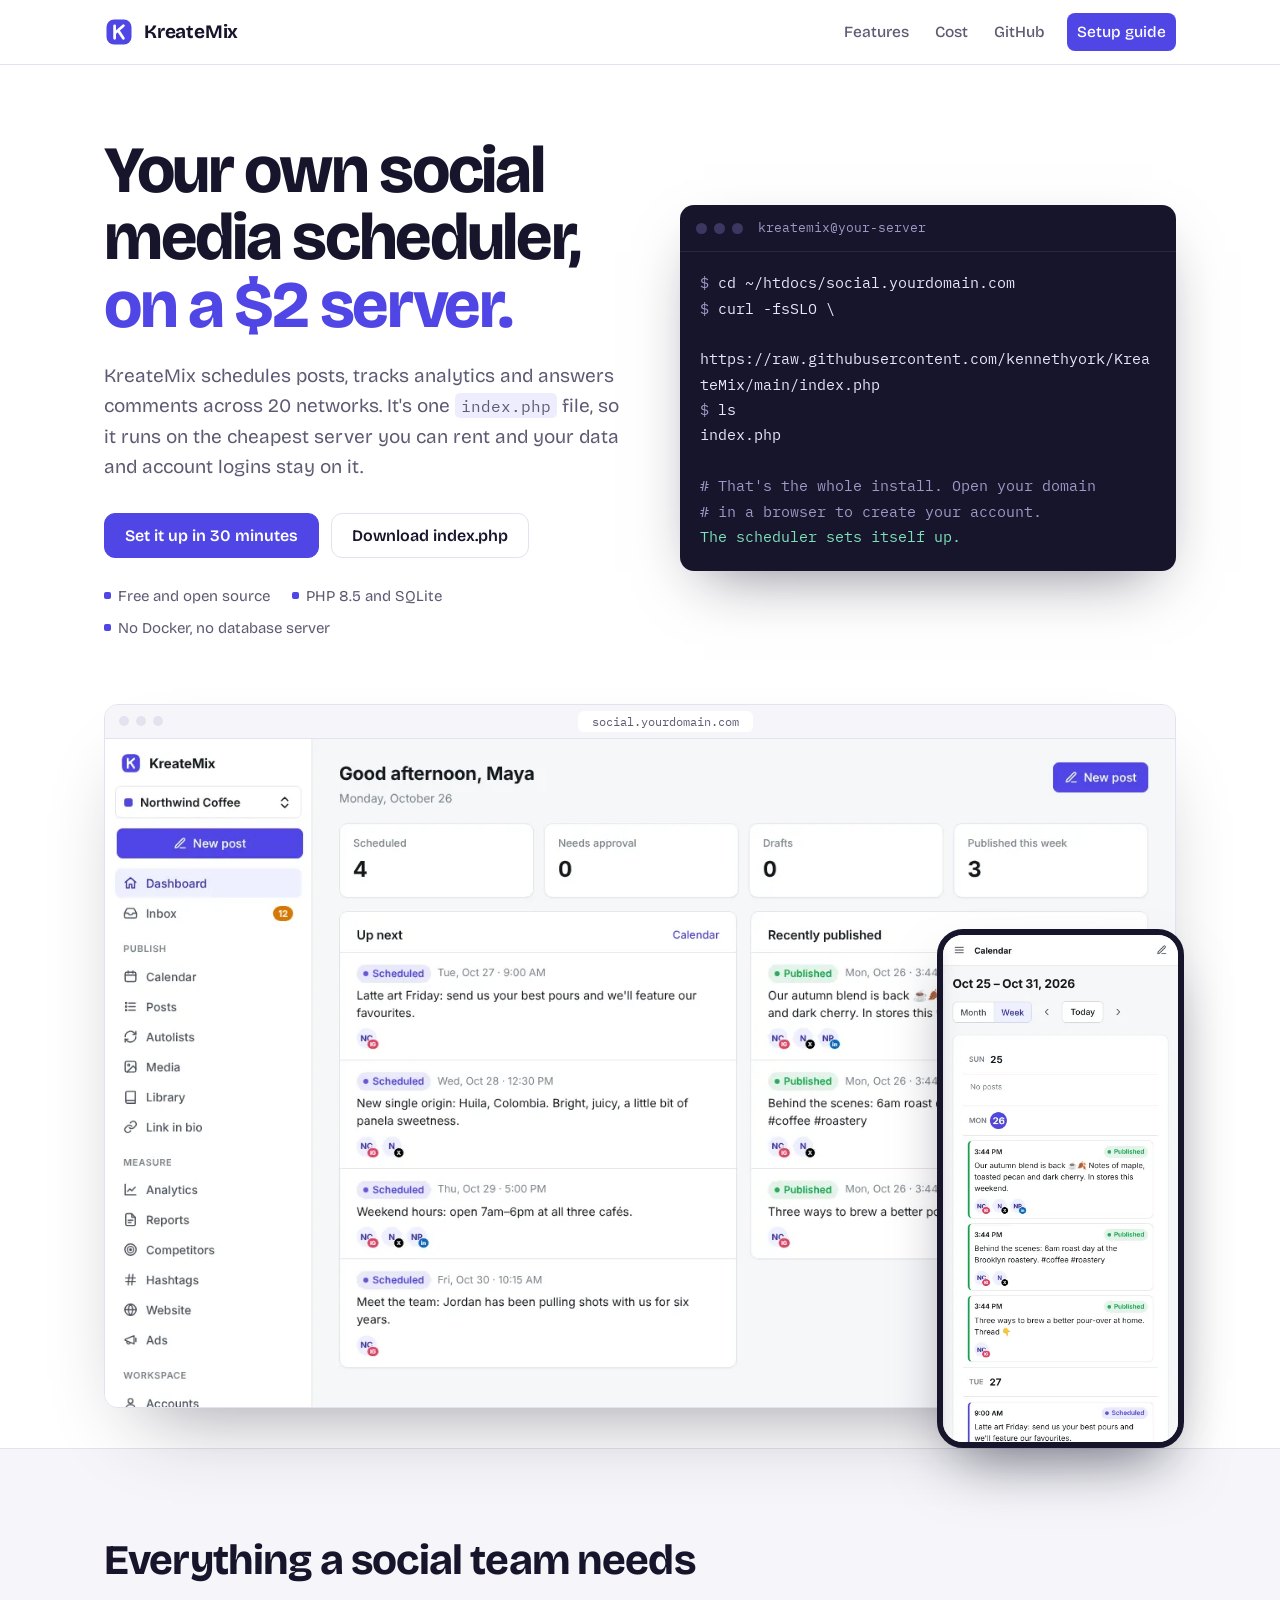
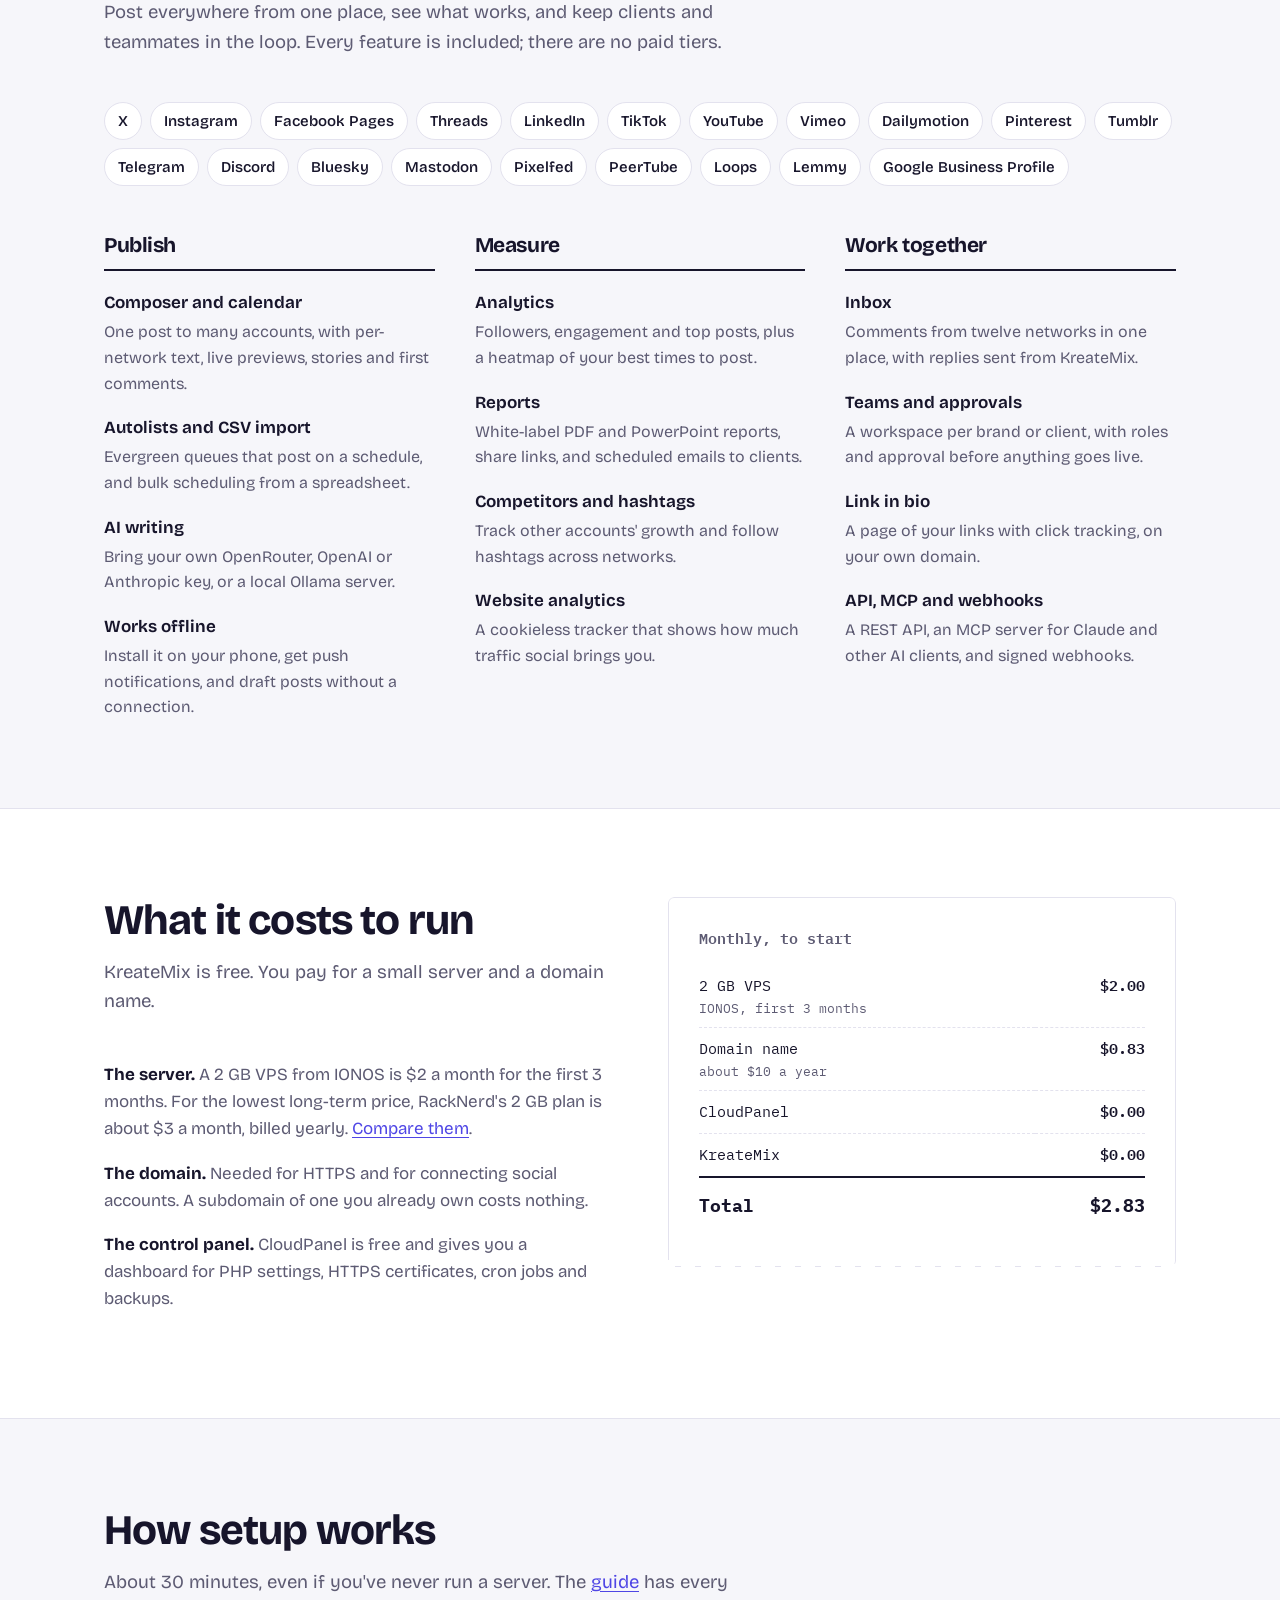
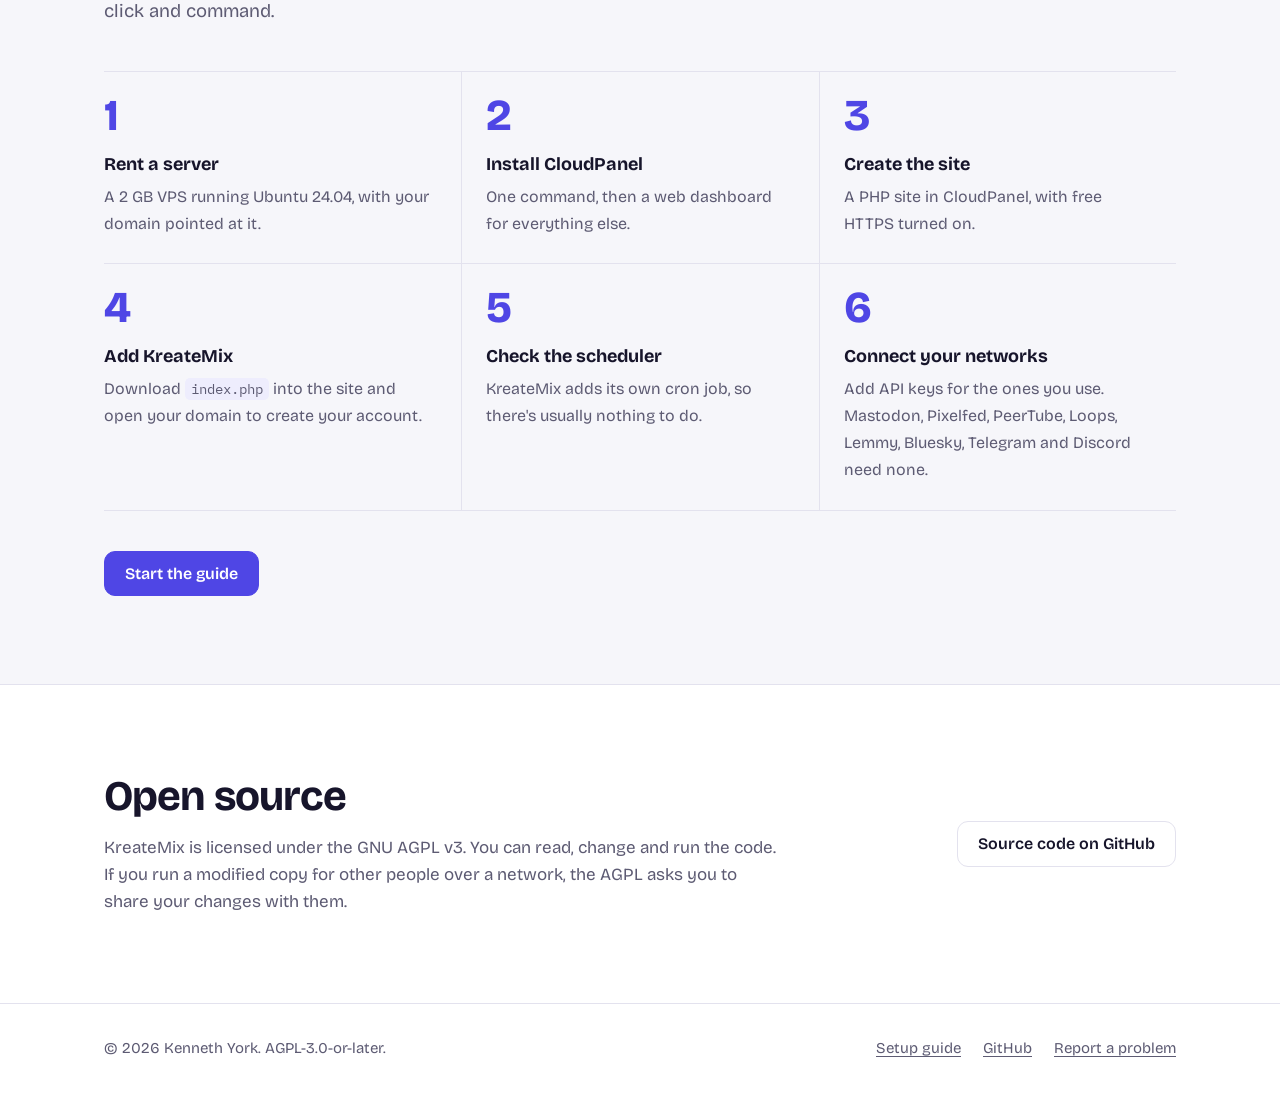
<file: docs/index.html>
<!doctype html>
<html lang="en">
<head>
<meta charset="utf-8">
<meta name="viewport" content="width=device-width, initial-scale=1">
<title>KreateMix: self-hosted social media scheduling in one PHP file</title>
<meta name="description" content="Schedule posts, read analytics and answer comments across 20 networks, including X, Instagram, Facebook, LinkedIn, TikTok, YouTube and Bluesky. Self-hosted, open source (AGPL), one PHP file.">
<meta name="theme-color" content="#4f46e5">
<link rel="icon" href="favicon.svg" type="image/svg+xml">
<link rel="preconnect" href="https://fonts.googleapis.com">
<link rel="preconnect" href="https://fonts.gstatic.com" crossorigin>
<link rel="stylesheet" href="https://fonts.googleapis.com/css2?family=Bricolage+Grotesque:opsz,wght@12..96,400..800&family=IBM+Plex+Mono:wght@400;600&display=swap">
<link rel="stylesheet" href="style.css">
</head>
<body>

<header class="top">
  <div class="wrap">
    <a class="brand" href="./"><img src="favicon.svg" alt="" width="30" height="30">KreateMix</a>
    <nav aria-label="Site">
      <a class="wide" href="#features">Features</a>
      <a class="wide" href="#cost">Cost</a>
      <a href="https://github.com/kennethyork/KreateMix">GitHub</a>
      <a class="nav-cta" href="self-host.html">Setup guide</a>
    </nav>
  </div>
</header>

<main>
  <section class="hero">
    <div class="wrap hero-grid">
      <div>
        <h1>Your own social media scheduler, <span class="price-line">on a $2 server.</span></h1>
        <p class="lead">KreateMix schedules posts, tracks analytics and answers comments across 20 networks. It's one <code>index.php</code> file, so it runs on the cheapest server you can rent and your data and account logins stay on it.</p>
        <div class="actions">
          <a class="btn primary" href="self-host.html">Set it up in 30 minutes</a>
          <a class="btn" href="https://github.com/kennethyork/KreateMix/raw/main/index.php" download>Download index.php</a>
        </div>
        <ul class="facts">
          <li>Free and open source</li>
          <li>PHP 8.5 and SQLite</li>
          <li>No Docker, no database server</li>
        </ul>
      </div>

      <div class="terminal" role="img" aria-label="Installing KreateMix: download index.php into your site's folder with one command, then open the site to create your account.">
        <div class="terminal-bar" aria-hidden="true"><i></i><i></i><i></i><span>kreatemix@your-server</span></div>
<pre aria-hidden="true"><span class="p">$ </span>cd ~/htdocs/social.yourdomain.com
<span class="p">$ </span>curl -fsSLO \
    https://raw.githubusercontent.com/kennethyork/KreateMix/main/index.php
<span class="p">$ </span>ls
index.php

<span class="c"># That's the whole install. Open your domain</span>
<span class="c"># in a browser to create your account.</span>
<span class="ok">The scheduler sets itself up.</span></pre>
      </div>
    </div>

    <div class="wrap">
      <div class="shots">
        <figure class="shot-desktop" style="margin:0">
          <div class="chrome" aria-hidden="true"><i></i><i></i><i></i><span>social.yourdomain.com</span></div>
          <img src="screenshot-dashboard.webp" width="1280" height="800" alt="The KreateMix dashboard: scheduled posts coming up and recently published posts with their accounts.">
        </figure>
        <img class="shot-phone" src="screenshot-phone.webp" width="390" height="844" alt="The week calendar on a phone." loading="lazy">
      </div>
    </div>
  </section>

  <section id="features" class="band tint">
    <div class="wrap">
      <h2>Everything a social team needs</h2>
      <p class="intro">Post everywhere from one place, see what works, and keep clients and teammates in the loop. Every feature is included; there are no paid tiers.</p>
      <ul class="networks" aria-label="Supported networks">
        <li>X</li><li>Instagram</li><li>Facebook Pages</li><li>Threads</li><li>LinkedIn</li><li>TikTok</li><li>YouTube</li><li>Vimeo</li><li>Dailymotion</li><li>Pinterest</li><li>Tumblr</li><li>Telegram</li><li>Discord</li><li>Bluesky</li><li>Mastodon</li><li>Pixelfed</li><li>PeerTube</li><li>Loops</li><li>Lemmy</li><li>Google Business Profile</li>
      </ul>
      <div class="feature-groups">
        <div>
          <h3>Publish</h3>
          <dl>
            <dt>Composer and calendar</dt><dd>One post to many accounts, with per-network text, live previews, stories and first comments.</dd>
            <dt>Autolists and CSV import</dt><dd>Evergreen queues that post on a schedule, and bulk scheduling from a spreadsheet.</dd>
            <dt>AI writing</dt><dd>Bring your own OpenRouter, OpenAI or Anthropic key, or a local Ollama server.</dd>
            <dt>Works offline</dt><dd>Install it on your phone, get push notifications, and draft posts without a connection.</dd>
          </dl>
        </div>
        <div>
          <h3>Measure</h3>
          <dl>
            <dt>Analytics</dt><dd>Followers, engagement and top posts, plus a heatmap of your best times to post.</dd>
            <dt>Reports</dt><dd>White-label PDF and PowerPoint reports, share links, and scheduled emails to clients.</dd>
            <dt>Competitors and hashtags</dt><dd>Track other accounts' growth and follow hashtags across networks.</dd>
            <dt>Website analytics</dt><dd>A cookieless tracker that shows how much traffic social brings you.</dd>
          </dl>
        </div>
        <div>
          <h3>Work together</h3>
          <dl>
            <dt>Inbox</dt><dd>Comments from twelve networks in one place, with replies sent from KreateMix.</dd>
            <dt>Teams and approvals</dt><dd>A workspace per brand or client, with roles and approval before anything goes live.</dd>
            <dt>Link in bio</dt><dd>A page of your links with click tracking, on your own domain.</dd>
            <dt>API, MCP and webhooks</dt><dd>A REST API, an MCP server for Claude and other AI clients, and signed webhooks.</dd>
          </dl>
        </div>
      </div>
    </div>
  </section>

  <section id="cost" class="band">
    <div class="wrap cost-grid">
      <div class="cost-notes">
        <h2>What it costs to run</h2>
        <p class="intro">KreateMix is free. You pay for a small server and a domain name.</p>
        <p><strong>The server.</strong> A 2 GB VPS from IONOS is $2 a month for the first 3 months. For the lowest long-term price, RackNerd's 2 GB plan is about $3 a month, billed yearly. <a href="self-host.html#vps">Compare them</a>.</p>
        <p><strong>The domain.</strong> Needed for HTTPS and for connecting social accounts. A subdomain of one you already own costs nothing.</p>
        <p><strong>The control panel.</strong> CloudPanel is free and gives you a dashboard for PHP settings, HTTPS certificates, cron jobs and backups.</p>
      </div>
      <div class="receipt" aria-label="Monthly cost breakdown">
        <h3>Monthly, to start</h3>
        <table>
          <tr><td>2 GB VPS<small>IONOS, first 3 months</small></td><td>$2.00</td></tr>
          <tr><td>Domain name<small>about $10 a year</small></td><td>$0.83</td></tr>
          <tr><td>CloudPanel</td><td>$0.00</td></tr>
          <tr><td>KreateMix</td><td>$0.00</td></tr>
          <tr class="total"><td>Total</td><td>$2.83</td></tr>
        </table>
      </div>
    </div>
  </section>

  <section class="band tint" id="setup">
    <div class="wrap">
      <h2>How setup works</h2>
      <p class="intro">About 30 minutes, even if you've never run a server. The <a href="self-host.html">guide</a> has every click and command.</p>
      <ol class="setup-steps">
        <li><strong>Rent a server</strong><span>A 2 GB VPS running Ubuntu 24.04, with your domain pointed at it.</span></li>
        <li><strong>Install CloudPanel</strong><span>One command, then a web dashboard for everything else.</span></li>
        <li><strong>Create the site</strong><span>A PHP site in CloudPanel, with free HTTPS turned on.</span></li>
        <li><strong>Add KreateMix</strong><span>Download <code>index.php</code> into the site and open your domain to create your account.</span></li>
        <li><strong>Check the scheduler</strong><span>KreateMix adds its own cron job, so there's usually nothing to do.</span></li>
        <li><strong>Connect your networks</strong><span>Add API keys for the ones you use. Mastodon, Pixelfed, PeerTube, Loops, Lemmy, Bluesky, Telegram and Discord need none.</span></li>
      </ol>
      <a class="btn primary" href="self-host.html">Start the guide</a>
    </div>
  </section>

  <section class="band">
    <div class="wrap oss">
      <div>
        <h2>Open source</h2>
        <p>KreateMix is licensed under the GNU AGPL v3. You can read, change and run the code. If you run a modified copy for other people over a network, the AGPL asks you to share your changes with them.</p>
      </div>
      <a class="btn" href="https://github.com/kennethyork/KreateMix">Source code on GitHub</a>
    </div>
  </section>
</main>

<footer>
  <div class="wrap">
    <span>© 2026 Kenneth York. AGPL-3.0-or-later.</span>
    <nav aria-label="Footer">
      <a href="self-host.html">Setup guide</a>
      <a href="https://github.com/kennethyork/KreateMix">GitHub</a>
      <a href="https://github.com/kennethyork/KreateMix/issues">Report a problem</a>
    </nav>
  </div>
</footer>

</body>
</html>
</file>
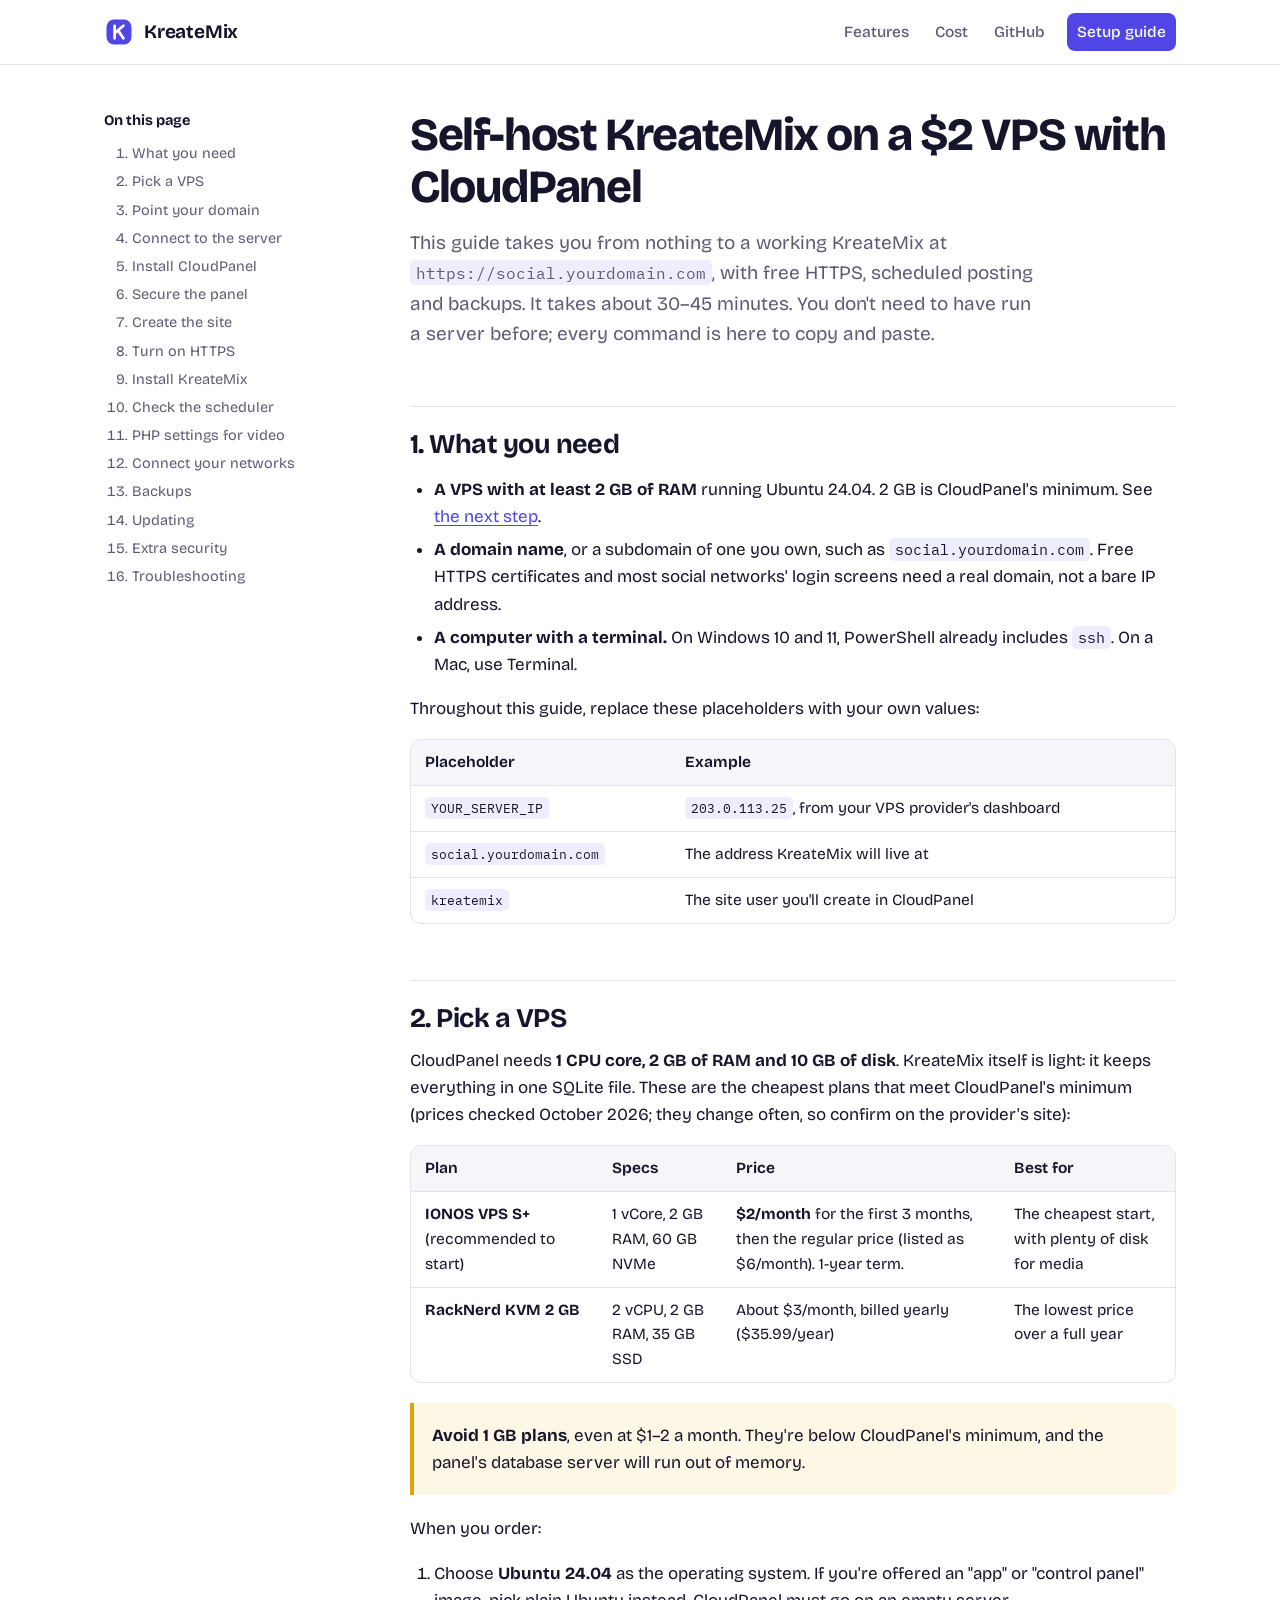
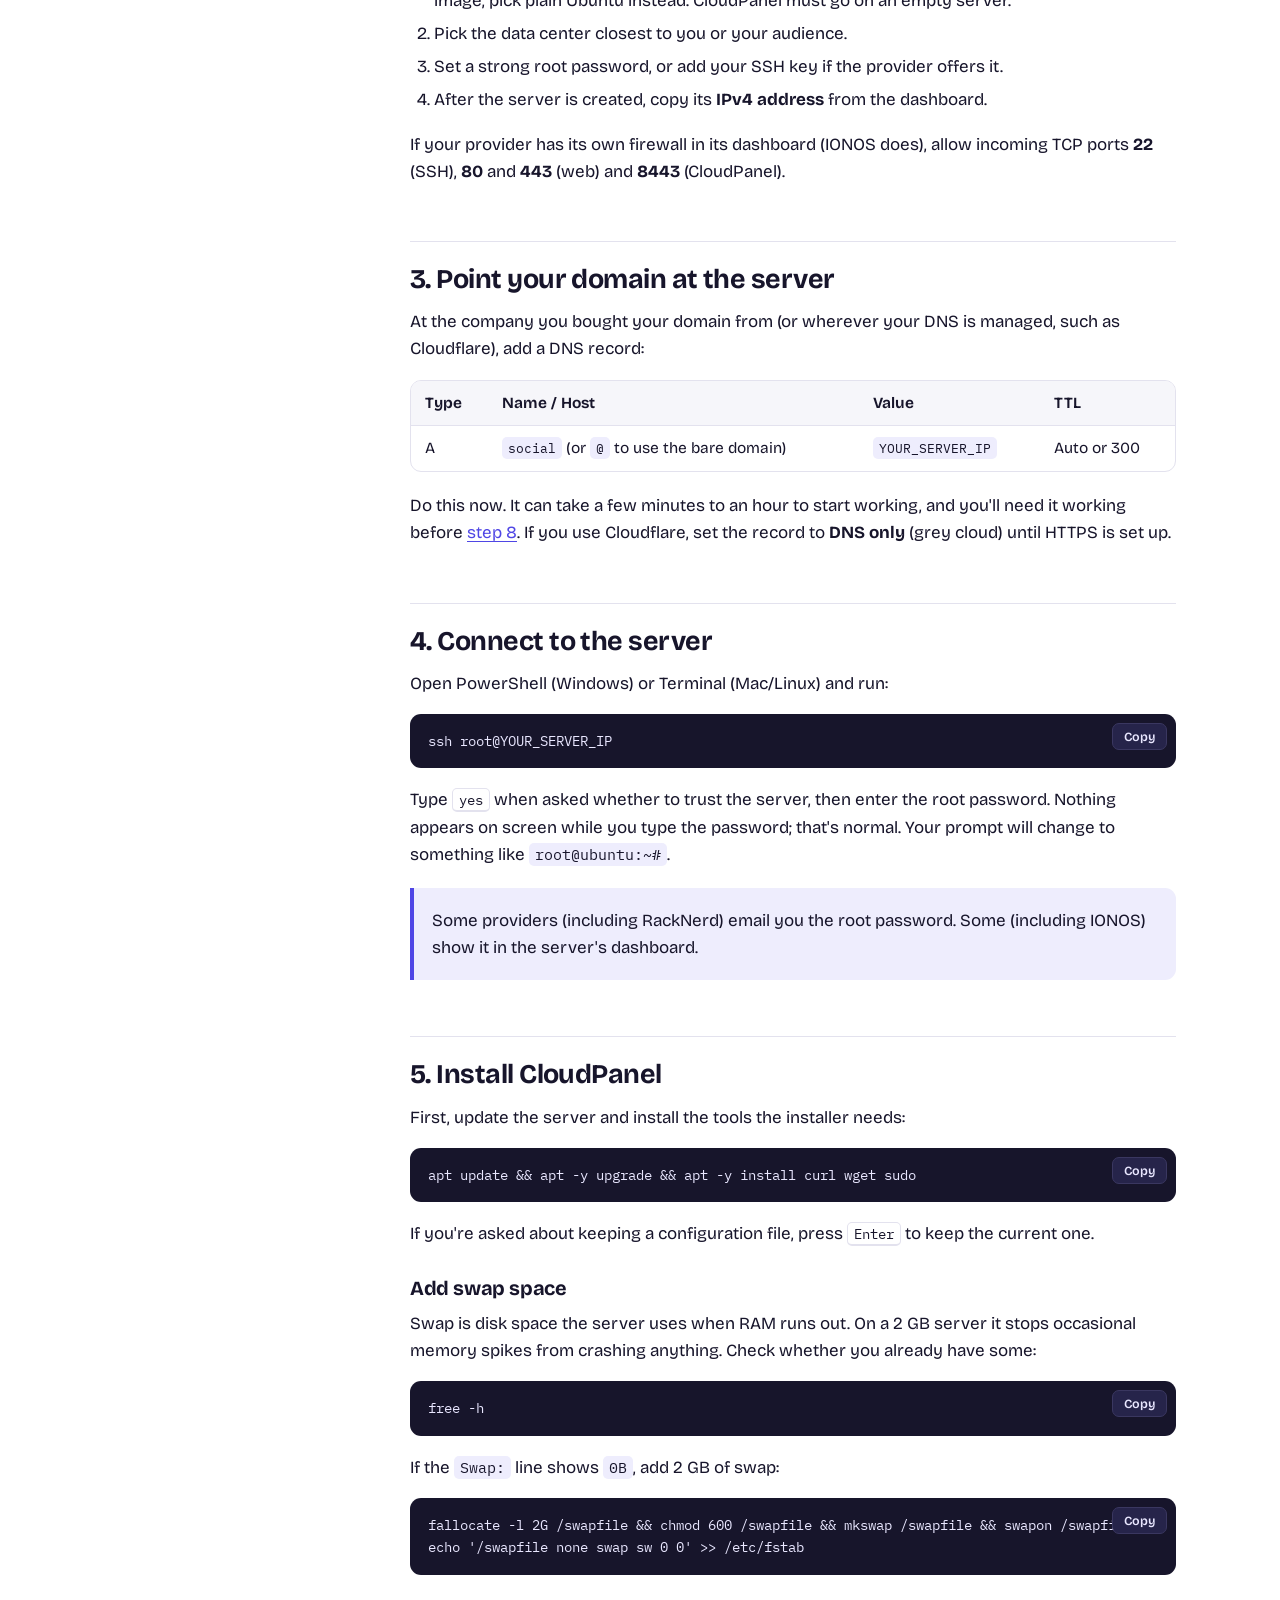
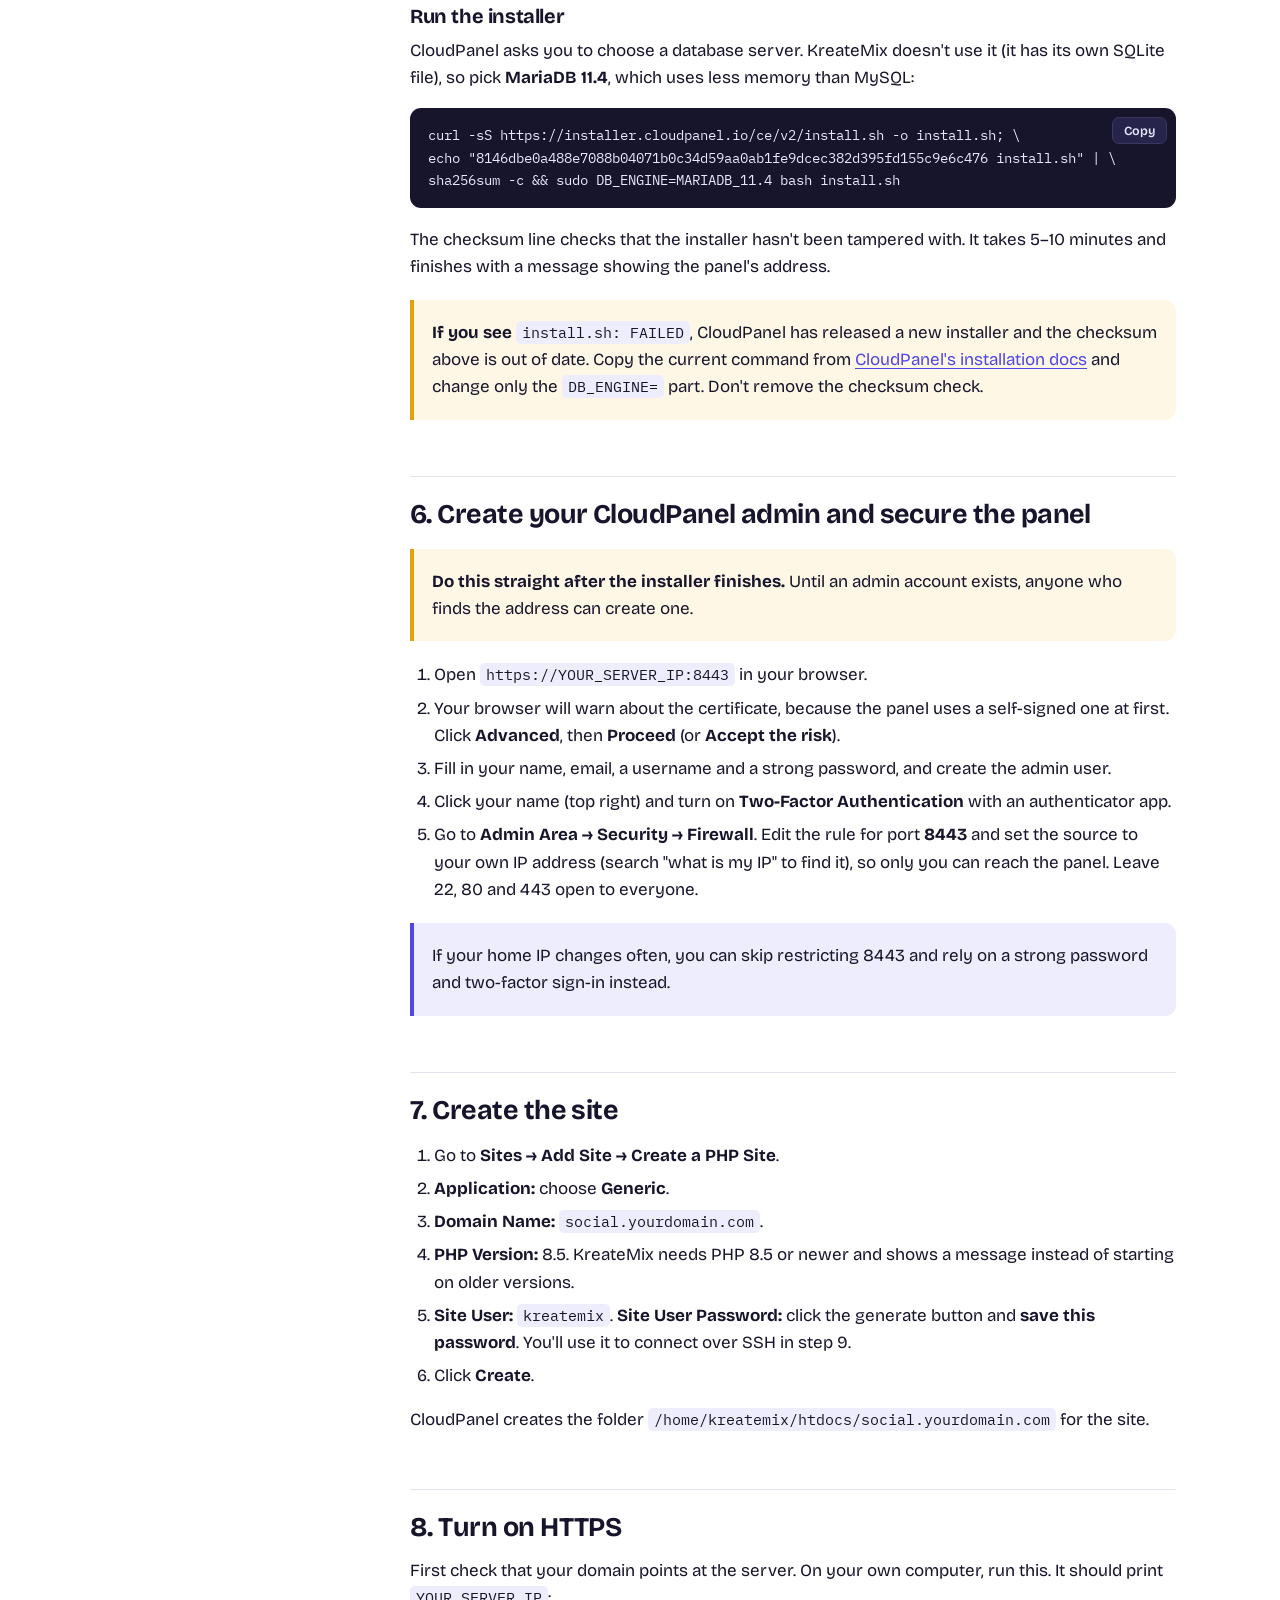
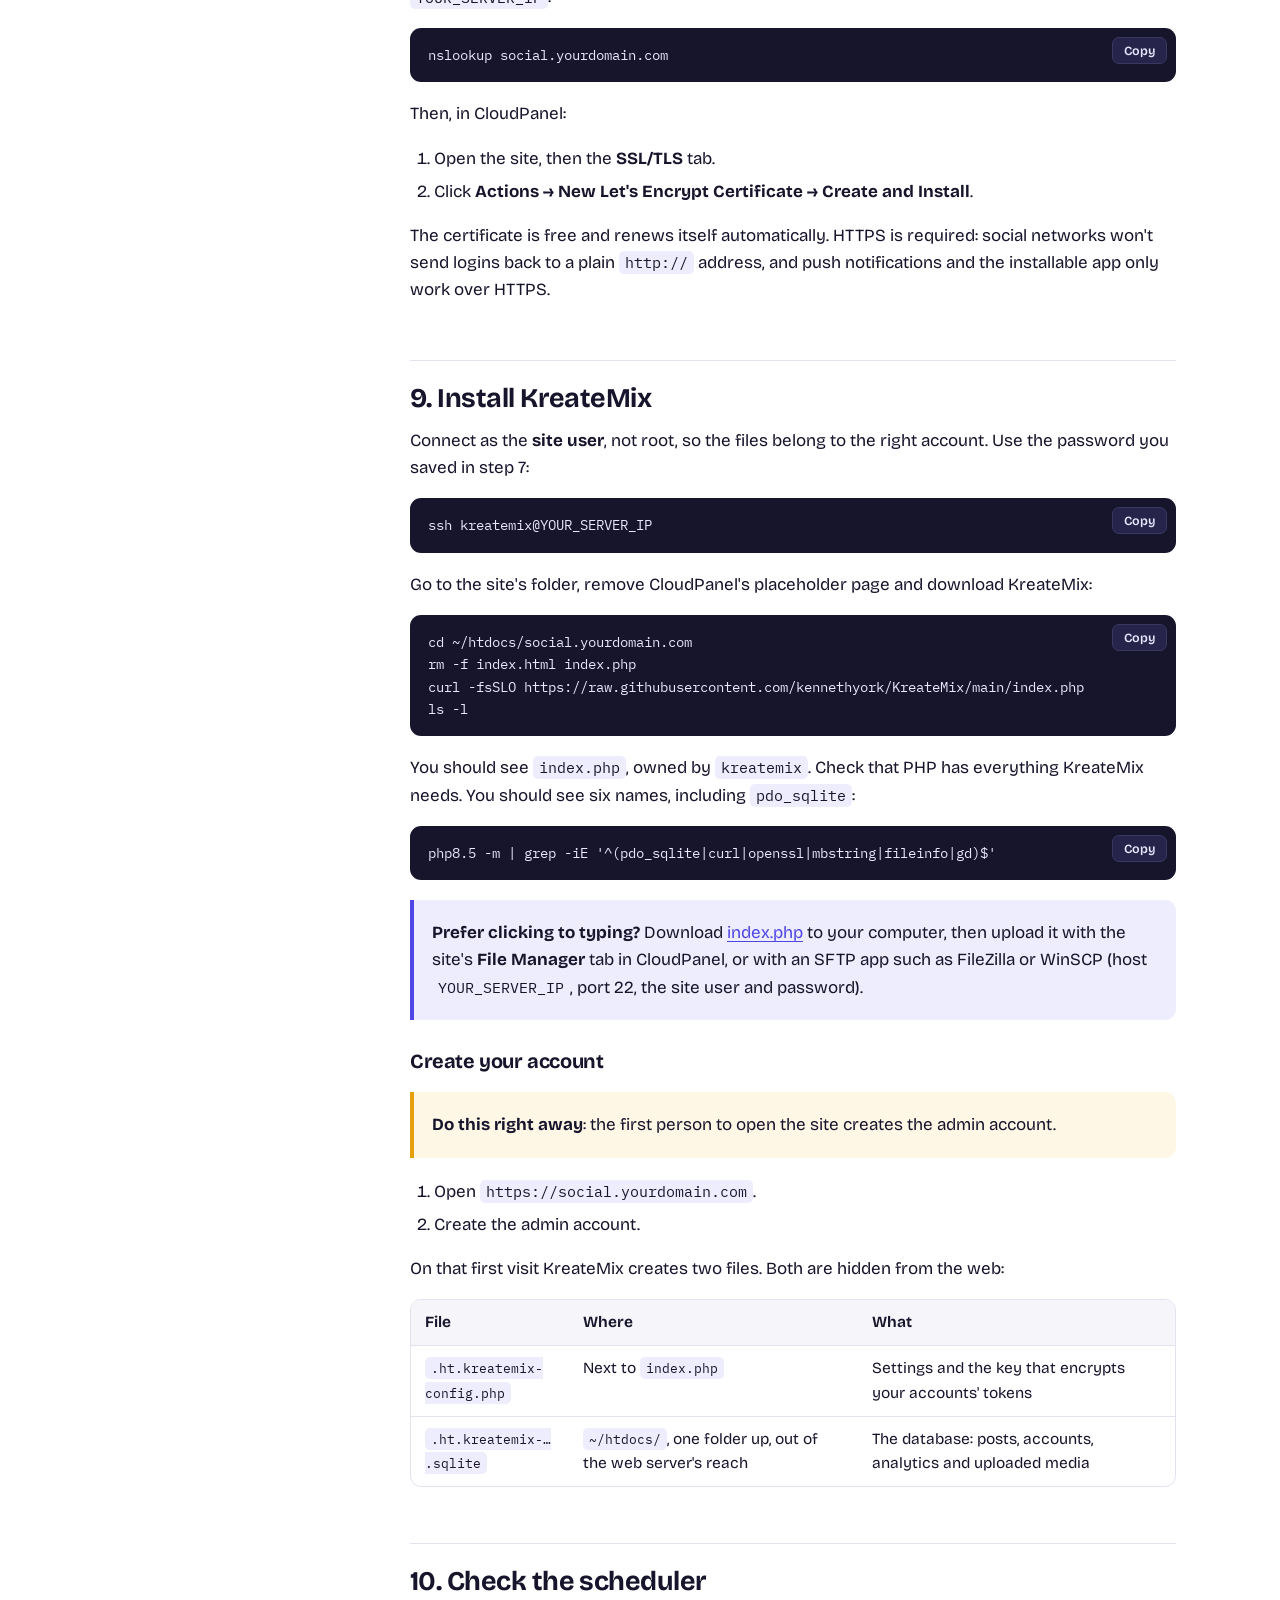
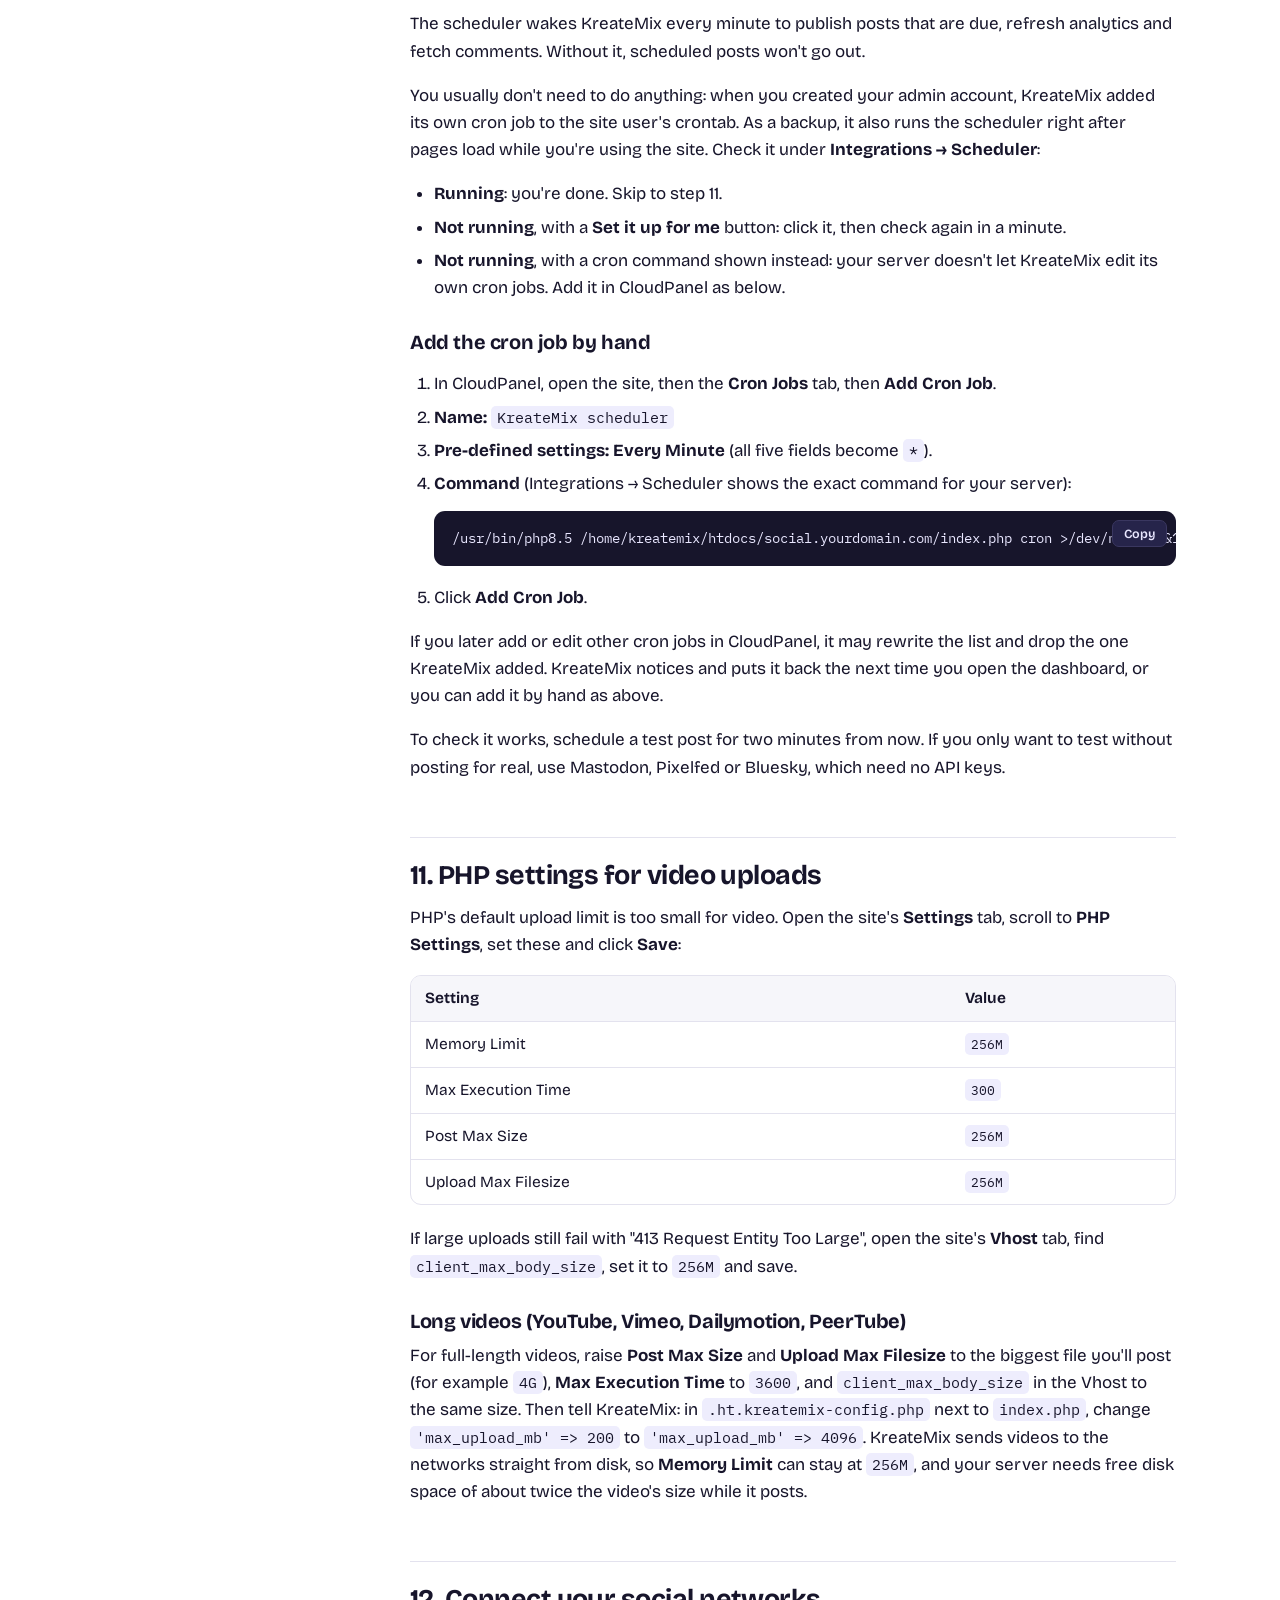
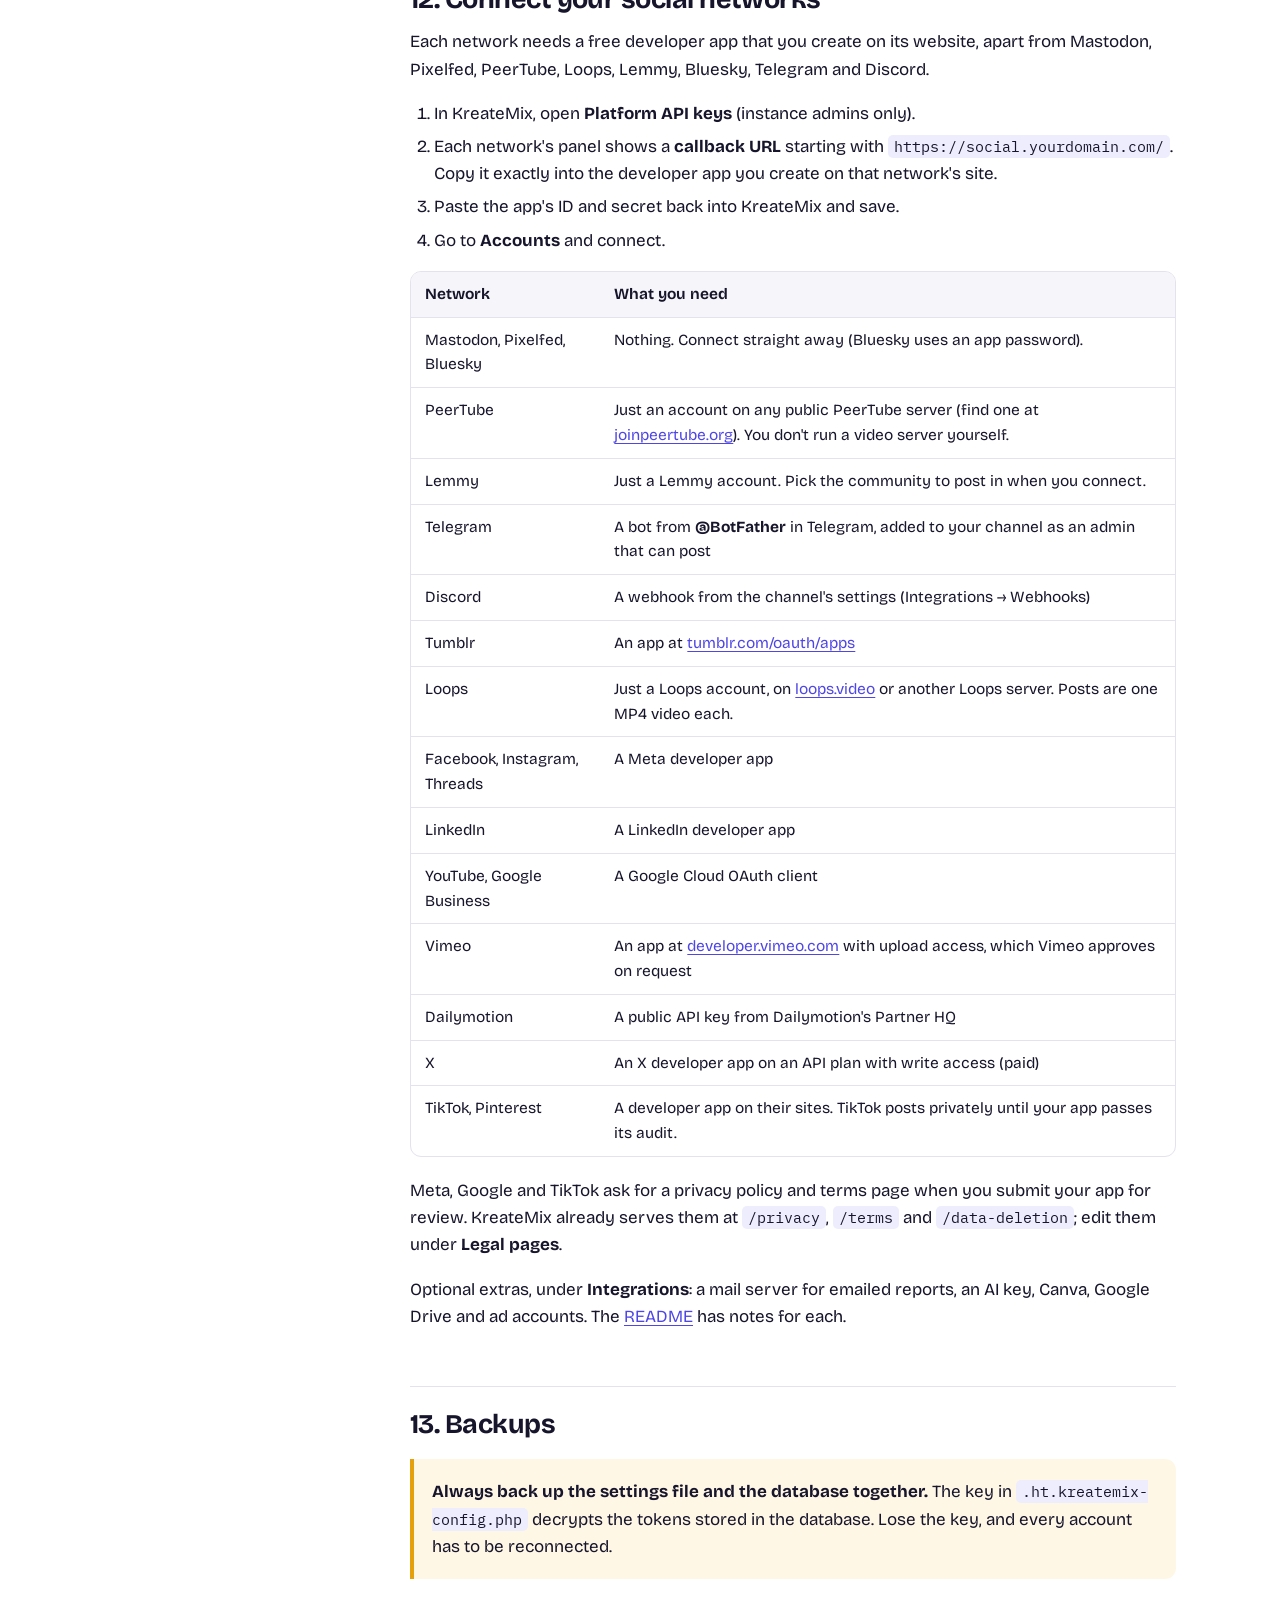
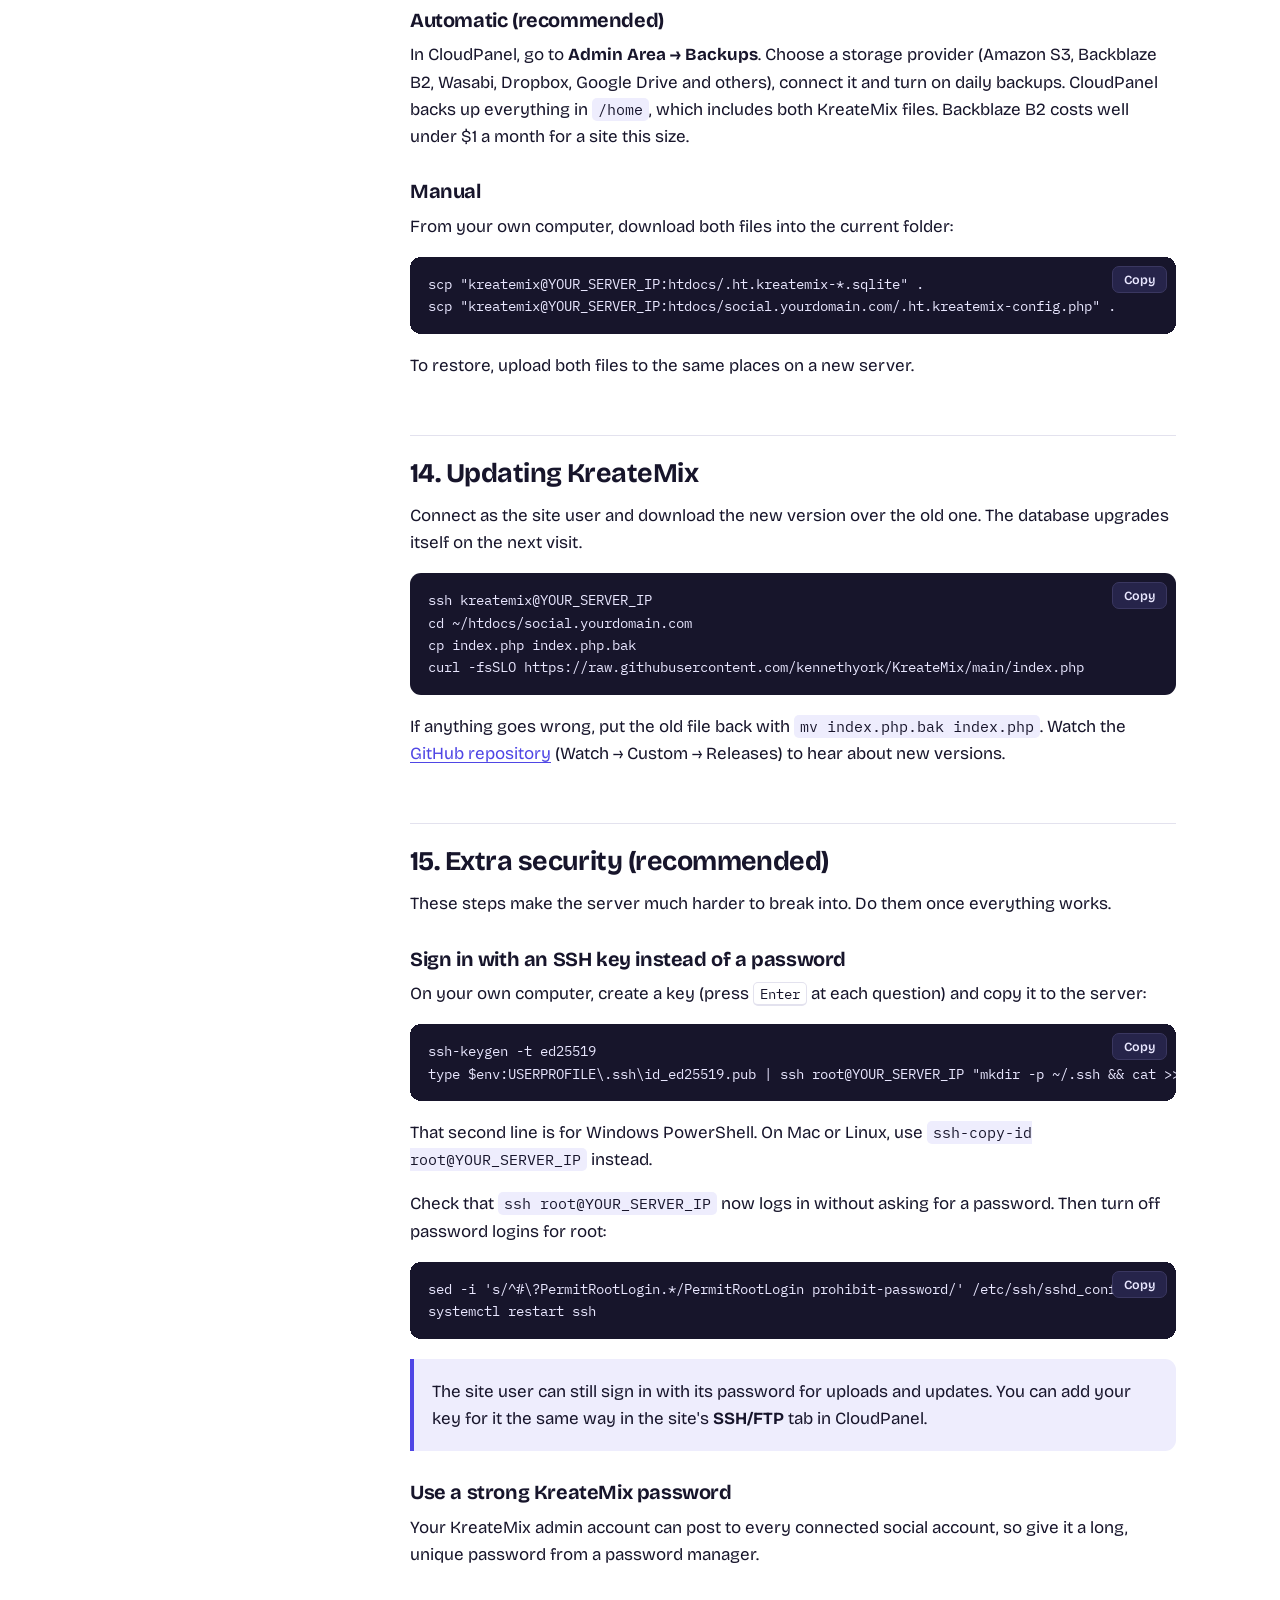
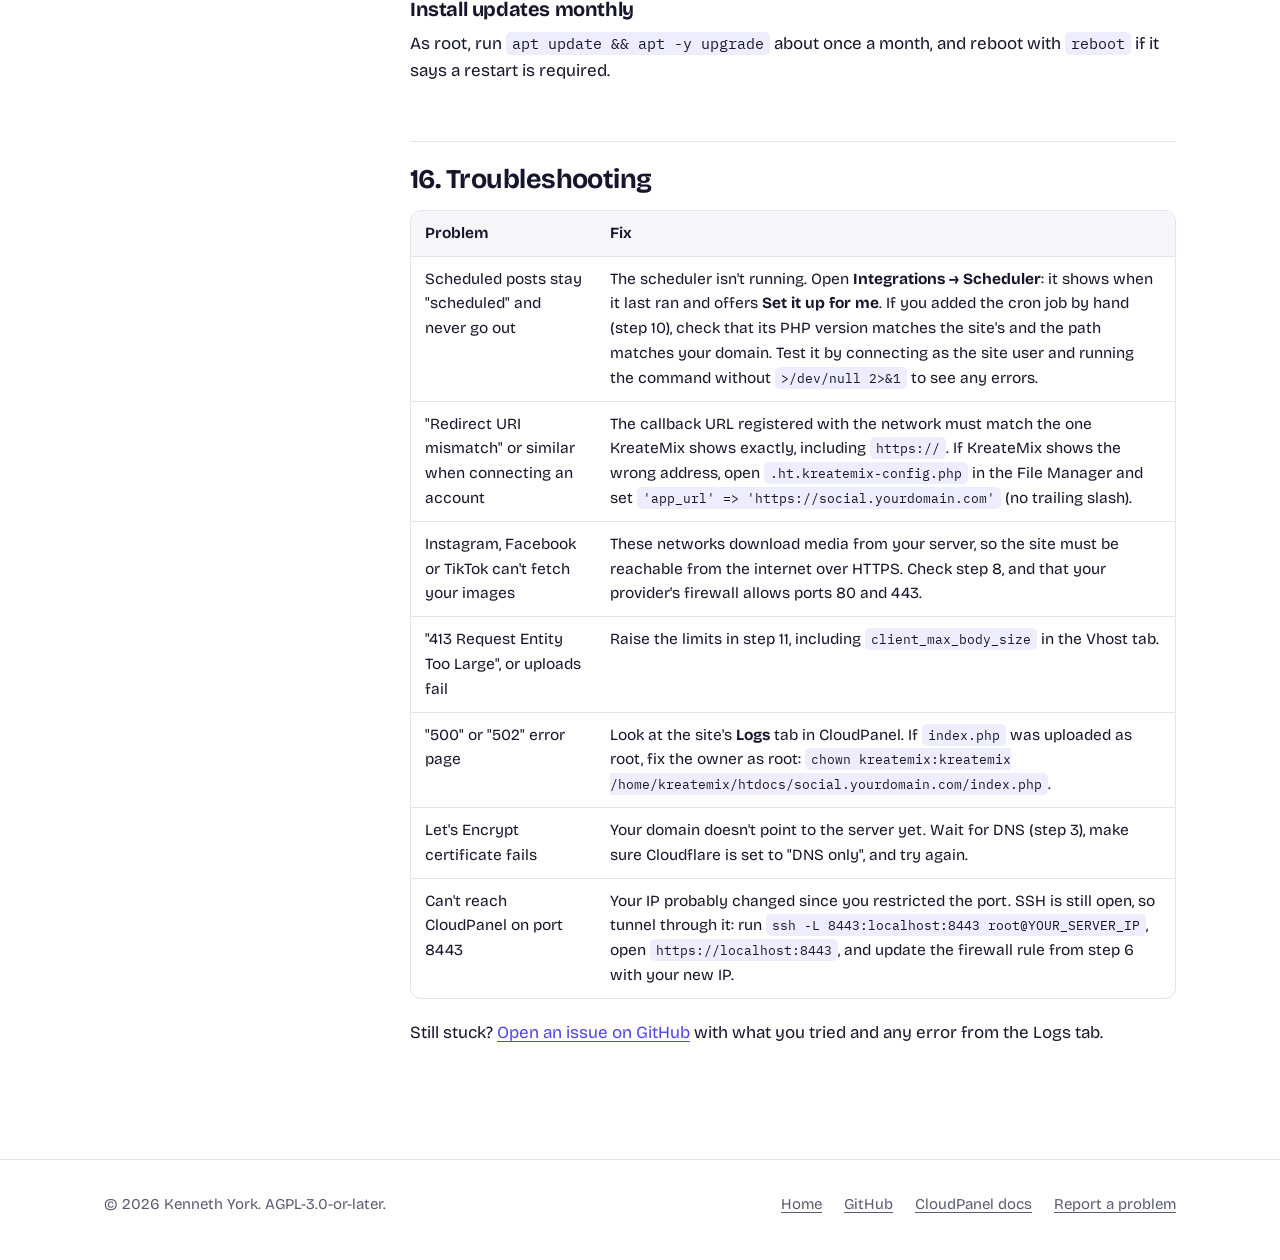
<file: docs/self-host.html>
<!doctype html>
<html lang="en">
<head>
<meta charset="utf-8">
<meta name="viewport" content="width=device-width, initial-scale=1">
<title>Self-host KreateMix on a $2 VPS with CloudPanel</title>
<meta name="description" content="Step-by-step guide: rent a cheap VPS, install CloudPanel, and run KreateMix with HTTPS, cron and backups.">
<meta name="theme-color" content="#4f46e5">
<link rel="icon" href="favicon.svg" type="image/svg+xml">
<link rel="preconnect" href="https://fonts.googleapis.com">
<link rel="preconnect" href="https://fonts.gstatic.com" crossorigin>
<link rel="stylesheet" href="https://fonts.googleapis.com/css2?family=Bricolage+Grotesque:opsz,wght@12..96,400..800&family=IBM+Plex+Mono:wght@400;600&display=swap">
<link rel="stylesheet" href="style.css">
</head>
<body>

<header class="top">
  <div class="wrap">
    <a class="brand" href="./"><img src="favicon.svg" alt="" width="30" height="30">KreateMix</a>
    <nav aria-label="Site">
      <a class="wide" href="./#features">Features</a>
      <a class="wide" href="./#cost">Cost</a>
      <a href="https://github.com/kennethyork/KreateMix">GitHub</a>
      <a class="nav-cta" href="self-host.html" aria-current="page">Setup guide</a>
    </nav>
  </div>
</header>

<div class="wrap guide">
  <details class="toc" open>
    <summary>On this page</summary>
    <ol>
      <li><a href="#need">What you need</a></li>
      <li><a href="#vps">Pick a VPS</a></li>
      <li><a href="#dns">Point your domain</a></li>
      <li><a href="#ssh">Connect to the server</a></li>
      <li><a href="#cloudpanel">Install CloudPanel</a></li>
      <li><a href="#admin">Secure the panel</a></li>
      <li><a href="#site">Create the site</a></li>
      <li><a href="#ssl">Turn on HTTPS</a></li>
      <li><a href="#install">Install KreateMix</a></li>
      <li><a href="#cron">Check the scheduler</a></li>
      <li><a href="#php">PHP settings for video</a></li>
      <li><a href="#platforms">Connect your networks</a></li>
      <li><a href="#backups">Backups</a></li>
      <li><a href="#updates">Updating</a></li>
      <li><a href="#harden">Extra security</a></li>
      <li><a href="#trouble">Troubleshooting</a></li>
    </ol>
  </details>

  <article class="content">
    <h1>Self-host KreateMix on a $2 VPS with CloudPanel</h1>
    <p class="lead">This guide takes you from nothing to a working KreateMix at <code>https://social.yourdomain.com</code>, with free HTTPS, scheduled posting and backups. It takes about 30–45 minutes. You don't need to have run a server before; every command is here to copy and paste.</p>

    <h2 id="need">1. What you need</h2>
    <ul>
      <li><strong>A VPS with at least 2 GB of RAM</strong> running Ubuntu 24.04. 2 GB is CloudPanel's minimum. See <a href="#vps">the next step</a>.</li>
      <li><strong>A domain name</strong>, or a subdomain of one you own, such as <code>social.yourdomain.com</code>. Free HTTPS certificates and most social networks' login screens need a real domain, not a bare IP address.</li>
      <li><strong>A computer with a terminal.</strong> On Windows 10 and 11, PowerShell already includes <code>ssh</code>. On a Mac, use Terminal.</li>
    </ul>
    <p>Throughout this guide, replace these placeholders with your own values:</p>
    <div class="table-scroll"><table>
      <tr><th>Placeholder</th><th>Example</th></tr>
      <tr><td><code>YOUR_SERVER_IP</code></td><td><code>203.0.113.25</code>, from your VPS provider's dashboard</td></tr>
      <tr><td><code>social.yourdomain.com</code></td><td>The address KreateMix will live at</td></tr>
      <tr><td><code>kreatemix</code></td><td>The site user you'll create in CloudPanel</td></tr>
    </table></div>

    <h2 id="vps">2. Pick a VPS</h2>
    <p>CloudPanel needs <strong>1 CPU core, 2 GB of RAM and 10 GB of disk</strong>. KreateMix itself is light: it keeps everything in one SQLite file. These are the cheapest plans that meet CloudPanel's minimum (prices checked October 2026; they change often, so confirm on the provider's site):</p>
    <div class="table-scroll"><table>
      <tr><th>Plan</th><th>Specs</th><th>Price</th><th>Best for</th></tr>
      <tr>
        <td><strong>IONOS VPS S+</strong> (recommended to start)</td>
        <td>1 vCore, 2 GB RAM, 60 GB NVMe</td>
        <td><strong>$2/month</strong> for the first 3 months, then the regular price (listed as $6/month). 1-year term.</td>
        <td>The cheapest start, with plenty of disk for media</td>
      </tr>
      <tr>
        <td><strong>RackNerd KVM 2 GB</strong></td>
        <td>2 vCPU, 2 GB RAM, 35 GB SSD</td>
        <td>About $3/month, billed yearly ($35.99/year)</td>
        <td>The lowest price over a full year</td>
      </tr>
    </table></div>
    <div class="warn">
      <p><strong>Avoid 1 GB plans</strong>, even at $1–2 a month. They're below CloudPanel's minimum, and the panel's database server will run out of memory.</p>
    </div>
    <p>When you order:</p>
    <ol>
      <li>Choose <strong>Ubuntu 24.04</strong> as the operating system. If you're offered an "app" or "control panel" image, pick plain Ubuntu instead. CloudPanel must go on an empty server.</li>
      <li>Pick the data center closest to you or your audience.</li>
      <li>Set a strong root password, or add your SSH key if the provider offers it.</li>
      <li>After the server is created, copy its <strong>IPv4 address</strong> from the dashboard.</li>
    </ol>
    <p>If your provider has its own firewall in its dashboard (IONOS does), allow incoming TCP ports <strong>22</strong> (SSH), <strong>80</strong> and <strong>443</strong> (web) and <strong>8443</strong> (CloudPanel).</p>

    <h2 id="dns">3. Point your domain at the server</h2>
    <p>At the company you bought your domain from (or wherever your DNS is managed, such as Cloudflare), add a DNS record:</p>
    <div class="table-scroll"><table>
      <tr><th>Type</th><th>Name / Host</th><th>Value</th><th>TTL</th></tr>
      <tr><td>A</td><td><code>social</code> (or <code>@</code> to use the bare domain)</td><td><code>YOUR_SERVER_IP</code></td><td>Auto or 300</td></tr>
    </table></div>
    <p>Do this now. It can take a few minutes to an hour to start working, and you'll need it working before <a href="#ssl">step 8</a>. If you use Cloudflare, set the record to <strong>DNS only</strong> (grey cloud) until HTTPS is set up.</p>

    <h2 id="ssh">4. Connect to the server</h2>
    <p>Open PowerShell (Windows) or Terminal (Mac/Linux) and run:</p>
    <pre><code>ssh root@YOUR_SERVER_IP</code></pre>
    <p>Type <kbd>yes</kbd> when asked whether to trust the server, then enter the root password. Nothing appears on screen while you type the password; that's normal. Your prompt will change to something like <code>root@ubuntu:~#</code>.</p>
    <div class="note"><p>Some providers (including RackNerd) email you the root password. Some (including IONOS) show it in the server's dashboard.</p></div>

    <h2 id="cloudpanel">5. Install CloudPanel</h2>
    <p>First, update the server and install the tools the installer needs:</p>
    <pre><code>apt update &amp;&amp; apt -y upgrade &amp;&amp; apt -y install curl wget sudo</code></pre>
    <p>If you're asked about keeping a configuration file, press <kbd>Enter</kbd> to keep the current one.</p>

    <h3>Add swap space</h3>
    <p>Swap is disk space the server uses when RAM runs out. On a 2 GB server it stops occasional memory spikes from crashing anything. Check whether you already have some:</p>
    <pre><code>free -h</code></pre>
    <p>If the <code>Swap:</code> line shows <code>0B</code>, add 2 GB of swap:</p>
    <pre><code>fallocate -l 2G /swapfile &amp;&amp; chmod 600 /swapfile &amp;&amp; mkswap /swapfile &amp;&amp; swapon /swapfile
echo '/swapfile none swap sw 0 0' &gt;&gt; /etc/fstab</code></pre>

    <h3>Run the installer</h3>
    <p>CloudPanel asks you to choose a database server. KreateMix doesn't use it (it has its own SQLite file), so pick <strong>MariaDB 11.4</strong>, which uses less memory than MySQL:</p>
    <pre><code>curl -sS https://installer.cloudpanel.io/ce/v2/install.sh -o install.sh; \
echo "8146dbe0a488e7088b04071b0c34d59aa0ab1fe9dcec382d395fd155c9e6c476 install.sh" | \
sha256sum -c &amp;&amp; sudo DB_ENGINE=MARIADB_11.4 bash install.sh</code></pre>
    <p>The checksum line checks that the installer hasn't been tampered with. It takes 5–10 minutes and finishes with a message showing the panel's address.</p>
    <div class="warn">
      <p><strong>If you see <code>install.sh: FAILED</code></strong>, CloudPanel has released a new installer and the checksum above is out of date. Copy the current command from <a href="https://www.cloudpanel.io/docs/v2/getting-started/other/">CloudPanel's installation docs</a> and change only the <code>DB_ENGINE=</code> part. Don't remove the checksum check.</p>
    </div>

    <h2 id="admin">6. Create your CloudPanel admin and secure the panel</h2>
    <div class="warn"><p><strong>Do this straight after the installer finishes.</strong> Until an admin account exists, anyone who finds the address can create one.</p></div>
    <ol>
      <li>Open <code>https://YOUR_SERVER_IP:8443</code> in your browser.</li>
      <li>Your browser will warn about the certificate, because the panel uses a self-signed one at first. Click <strong>Advanced</strong>, then <strong>Proceed</strong> (or <strong>Accept the risk</strong>).</li>
      <li>Fill in your name, email, a username and a strong password, and create the admin user.</li>
      <li>Click your name (top right) and turn on <strong>Two-Factor Authentication</strong> with an authenticator app.</li>
      <li>Go to <strong>Admin Area → Security → Firewall</strong>. Edit the rule for port <strong>8443</strong> and set the source to your own IP address (search "what is my IP" to find it), so only you can reach the panel. Leave 22, 80 and 443 open to everyone.</li>
    </ol>
    <div class="note"><p>If your home IP changes often, you can skip restricting 8443 and rely on a strong password and two-factor sign-in instead.</p></div>

    <h2 id="site">7. Create the site</h2>
    <ol>
      <li>Go to <strong>Sites → Add Site → Create a PHP Site</strong>.</li>
      <li><strong>Application:</strong> choose <strong>Generic</strong>.</li>
      <li><strong>Domain Name:</strong> <code>social.yourdomain.com</code>.</li>
      <li><strong>PHP Version:</strong> 8.5. KreateMix needs PHP 8.5 or newer and shows a message instead of starting on older versions.</li>
      <li><strong>Site User:</strong> <code>kreatemix</code>. <strong>Site User Password:</strong> click the generate button and <strong>save this password</strong>. You'll use it to connect over SSH in step 9.</li>
      <li>Click <strong>Create</strong>.</li>
    </ol>
    <p>CloudPanel creates the folder <code>/home/kreatemix/htdocs/social.yourdomain.com</code> for the site.</p>

    <h2 id="ssl">8. Turn on HTTPS</h2>
    <p>First check that your domain points at the server. On your own computer, run this. It should print <code>YOUR_SERVER_IP</code>:</p>
    <pre><code>nslookup social.yourdomain.com</code></pre>
    <p>Then, in CloudPanel:</p>
    <ol>
      <li>Open the site, then the <strong>SSL/TLS</strong> tab.</li>
      <li>Click <strong>Actions → New Let's Encrypt Certificate → Create and Install</strong>.</li>
    </ol>
    <p>The certificate is free and renews itself automatically. HTTPS is required: social networks won't send logins back to a plain <code>http://</code> address, and push notifications and the installable app only work over HTTPS.</p>

    <h2 id="install">9. Install KreateMix</h2>
    <p>Connect as the <strong>site user</strong>, not root, so the files belong to the right account. Use the password you saved in step 7:</p>
    <pre><code>ssh kreatemix@YOUR_SERVER_IP</code></pre>
    <p>Go to the site's folder, remove CloudPanel's placeholder page and download KreateMix:</p>
    <pre><code>cd ~/htdocs/social.yourdomain.com
rm -f index.html index.php
curl -fsSLO https://raw.githubusercontent.com/kennethyork/KreateMix/main/index.php
ls -l</code></pre>
    <p>You should see <code>index.php</code>, owned by <code>kreatemix</code>. Check that PHP has everything KreateMix needs. You should see six names, including <code>pdo_sqlite</code>:</p>
    <pre><code>php8.5 -m | grep -iE '^(pdo_sqlite|curl|openssl|mbstring|fileinfo|gd)$'</code></pre>
    <div class="note"><p><strong>Prefer clicking to typing?</strong> Download <a href="https://github.com/kennethyork/KreateMix/raw/main/index.php">index.php</a> to your computer, then upload it with the site's <strong>File Manager</strong> tab in CloudPanel, or with an SFTP app such as FileZilla or WinSCP (host <code>YOUR_SERVER_IP</code>, port 22, the site user and password).</p></div>

    <h3>Create your account</h3>
    <div class="warn"><p><strong>Do this right away</strong>: the first person to open the site creates the admin account.</p></div>
    <ol>
      <li>Open <code>https://social.yourdomain.com</code>.</li>
      <li>Create the admin account.</li>
    </ol>
    <p>On that first visit KreateMix creates two files. Both are hidden from the web:</p>
    <div class="table-scroll"><table>
      <tr><th>File</th><th>Where</th><th>What</th></tr>
      <tr><td><code>.ht.kreatemix-config.php</code></td><td>Next to <code>index.php</code></td><td>Settings and the key that encrypts your accounts' tokens</td></tr>
      <tr><td><code>.ht.kreatemix-….sqlite</code></td><td><code>~/htdocs/</code>, one folder up, out of the web server's reach</td><td>The database: posts, accounts, analytics and uploaded media</td></tr>
    </table></div>

    <h2 id="cron">10. Check the scheduler</h2>
    <p>The scheduler wakes KreateMix every minute to publish posts that are due, refresh analytics and fetch comments. Without it, scheduled posts won't go out.</p>
    <p>You usually don't need to do anything: when you created your admin account, KreateMix added its own cron job to the site user's crontab. As a backup, it also runs the scheduler right after pages load while you're using the site. Check it under <strong>Integrations → Scheduler</strong>:</p>
    <ul>
      <li><strong>Running</strong>: you're done. Skip to step 11.</li>
      <li><strong>Not running</strong>, with a <strong>Set it up for me</strong> button: click it, then check again in a minute.</li>
      <li><strong>Not running</strong>, with a cron command shown instead: your server doesn't let KreateMix edit its own cron jobs. Add it in CloudPanel as below.</li>
    </ul>
    <h3>Add the cron job by hand</h3>
    <ol>
      <li>In CloudPanel, open the site, then the <strong>Cron Jobs</strong> tab, then <strong>Add Cron Job</strong>.</li>
      <li><strong>Name:</strong> <code>KreateMix scheduler</code></li>
      <li><strong>Pre-defined settings:</strong> <strong>Every Minute</strong> (all five fields become <code>*</code>).</li>
      <li><strong>Command</strong> (Integrations → Scheduler shows the exact command for your server):
        <pre><code>/usr/bin/php8.5 /home/kreatemix/htdocs/social.yourdomain.com/index.php cron &gt;/dev/null 2&gt;&amp;1</code></pre>
      </li>
      <li>Click <strong>Add Cron Job</strong>.</li>
    </ol>
    <p>If you later add or edit other cron jobs in CloudPanel, it may rewrite the list and drop the one KreateMix added. KreateMix notices and puts it back the next time you open the dashboard, or you can add it by hand as above.</p>
    <p>To check it works, schedule a test post for two minutes from now. If you only want to test without posting for real, use Mastodon, Pixelfed or Bluesky, which need no API keys.</p>

    <h2 id="php">11. PHP settings for video uploads</h2>
    <p>PHP's default upload limit is too small for video. Open the site's <strong>Settings</strong> tab, scroll to <strong>PHP Settings</strong>, set these and click <strong>Save</strong>:</p>
    <div class="table-scroll"><table>
      <tr><th>Setting</th><th>Value</th></tr>
      <tr><td>Memory Limit</td><td><code>256M</code></td></tr>
      <tr><td>Max Execution Time</td><td><code>300</code></td></tr>
      <tr><td>Post Max Size</td><td><code>256M</code></td></tr>
      <tr><td>Upload Max Filesize</td><td><code>256M</code></td></tr>
    </table></div>
    <p>If large uploads still fail with "413 Request Entity Too Large", open the site's <strong>Vhost</strong> tab, find <code>client_max_body_size</code>, set it to <code>256M</code> and save.</p>
    <h3>Long videos (YouTube, Vimeo, Dailymotion, PeerTube)</h3>
    <p>For full-length videos, raise <strong>Post Max Size</strong> and <strong>Upload Max Filesize</strong> to the biggest file you'll post (for example <code>4G</code>), <strong>Max Execution Time</strong> to <code>3600</code>, and <code>client_max_body_size</code> in the Vhost to the same size. Then tell KreateMix: in <code>.ht.kreatemix-config.php</code> next to <code>index.php</code>, change <code>'max_upload_mb' =&gt; 200</code> to <code>'max_upload_mb' =&gt; 4096</code>. KreateMix sends videos to the networks straight from disk, so <strong>Memory Limit</strong> can stay at <code>256M</code>, and your server needs free disk space of about twice the video's size while it posts.</p>

    <h2 id="platforms">12. Connect your social networks</h2>
    <p>Each network needs a free developer app that you create on its website, apart from Mastodon, Pixelfed, PeerTube, Loops, Lemmy, Bluesky, Telegram and Discord.</p>
    <ol>
      <li>In KreateMix, open <strong>Platform API keys</strong> (instance admins only).</li>
      <li>Each network's panel shows a <strong>callback URL</strong> starting with <code>https://social.yourdomain.com/</code>. Copy it exactly into the developer app you create on that network's site.</li>
      <li>Paste the app's ID and secret back into KreateMix and save.</li>
      <li>Go to <strong>Accounts</strong> and connect.</li>
    </ol>
    <div class="table-scroll"><table>
      <tr><th>Network</th><th>What you need</th></tr>
      <tr><td>Mastodon, Pixelfed, Bluesky</td><td>Nothing. Connect straight away (Bluesky uses an app password).</td></tr>
      <tr><td>PeerTube</td><td>Just an account on any public PeerTube server (find one at <a href="https://joinpeertube.org/browse-content">joinpeertube.org</a>). You don't run a video server yourself.</td></tr>
      <tr><td>Lemmy</td><td>Just a Lemmy account. Pick the community to post in when you connect.</td></tr>
      <tr><td>Telegram</td><td>A bot from <strong>@BotFather</strong> in Telegram, added to your channel as an admin that can post</td></tr>
      <tr><td>Discord</td><td>A webhook from the channel's settings (Integrations → Webhooks)</td></tr>
      <tr><td>Tumblr</td><td>An app at <a href="https://www.tumblr.com/oauth/apps">tumblr.com/oauth/apps</a></td></tr>
      <tr><td>Loops</td><td>Just a Loops account, on <a href="https://loops.video">loops.video</a> or another Loops server. Posts are one MP4 video each.</td></tr>
      <tr><td>Facebook, Instagram, Threads</td><td>A Meta developer app</td></tr>
      <tr><td>LinkedIn</td><td>A LinkedIn developer app</td></tr>
      <tr><td>YouTube, Google Business</td><td>A Google Cloud OAuth client</td></tr>
      <tr><td>Vimeo</td><td>An app at <a href="https://developer.vimeo.com/apps">developer.vimeo.com</a> with upload access, which Vimeo approves on request</td></tr>
      <tr><td>Dailymotion</td><td>A public API key from Dailymotion's Partner HQ</td></tr>
      <tr><td>X</td><td>An X developer app on an API plan with write access (paid)</td></tr>
      <tr><td>TikTok, Pinterest</td><td>A developer app on their sites. TikTok posts privately until your app passes its audit.</td></tr>
    </table></div>
    <p>Meta, Google and TikTok ask for a privacy policy and terms page when you submit your app for review. KreateMix already serves them at <code>/privacy</code>, <code>/terms</code> and <code>/data-deletion</code>; edit them under <strong>Legal pages</strong>.</p>
    <p>Optional extras, under <strong>Integrations</strong>: a mail server for emailed reports, an AI key, Canva, Google Drive and ad accounts. The <a href="https://github.com/kennethyork/KreateMix#readme">README</a> has notes for each.</p>

    <h2 id="backups">13. Backups</h2>
    <div class="warn"><p><strong>Always back up the settings file and the database together.</strong> The key in <code>.ht.kreatemix-config.php</code> decrypts the tokens stored in the database. Lose the key, and every account has to be reconnected.</p></div>
    <h3>Automatic (recommended)</h3>
    <p>In CloudPanel, go to <strong>Admin Area → Backups</strong>. Choose a storage provider (Amazon S3, Backblaze B2, Wasabi, Dropbox, Google Drive and others), connect it and turn on daily backups. CloudPanel backs up everything in <code>/home</code>, which includes both KreateMix files. Backblaze B2 costs well under $1 a month for a site this size.</p>
    <h3>Manual</h3>
    <p>From your own computer, download both files into the current folder:</p>
    <pre><code>scp "kreatemix@YOUR_SERVER_IP:htdocs/.ht.kreatemix-*.sqlite" .
scp "kreatemix@YOUR_SERVER_IP:htdocs/social.yourdomain.com/.ht.kreatemix-config.php" .</code></pre>
    <p>To restore, upload both files to the same places on a new server.</p>

    <h2 id="updates">14. Updating KreateMix</h2>
    <p>Connect as the site user and download the new version over the old one. The database upgrades itself on the next visit.</p>
    <pre><code>ssh kreatemix@YOUR_SERVER_IP
cd ~/htdocs/social.yourdomain.com
cp index.php index.php.bak
curl -fsSLO https://raw.githubusercontent.com/kennethyork/KreateMix/main/index.php</code></pre>
    <p>If anything goes wrong, put the old file back with <code>mv index.php.bak index.php</code>. Watch the <a href="https://github.com/kennethyork/KreateMix">GitHub repository</a> (Watch → Custom → Releases) to hear about new versions.</p>

    <h2 id="harden">15. Extra security (recommended)</h2>
    <p>These steps make the server much harder to break into. Do them once everything works.</p>
    <h3>Sign in with an SSH key instead of a password</h3>
    <p>On your own computer, create a key (press <kbd>Enter</kbd> at each question) and copy it to the server:</p>
    <pre><code>ssh-keygen -t ed25519
type $env:USERPROFILE\.ssh\id_ed25519.pub | ssh root@YOUR_SERVER_IP "mkdir -p ~/.ssh &amp;&amp; cat &gt;&gt; ~/.ssh/authorized_keys"</code></pre>
    <p>That second line is for Windows PowerShell. On Mac or Linux, use <code>ssh-copy-id root@YOUR_SERVER_IP</code> instead.</p>
    <p>Check that <code>ssh root@YOUR_SERVER_IP</code> now logs in without asking for a password. Then turn off password logins for root:</p>
    <pre><code>sed -i 's/^#\?PermitRootLogin.*/PermitRootLogin prohibit-password/' /etc/ssh/sshd_config
systemctl restart ssh</code></pre>
    <div class="note"><p>The site user can still sign in with its password for uploads and updates. You can add your key for it the same way in the site's <strong>SSH/FTP</strong> tab in CloudPanel.</p></div>
    <h3>Use a strong KreateMix password</h3>
    <p>Your KreateMix admin account can post to every connected social account, so give it a long, unique password from a password manager.</p>
    <h3>Install updates monthly</h3>
    <p>As root, run <code>apt update &amp;&amp; apt -y upgrade</code> about once a month, and reboot with <code>reboot</code> if it says a restart is required.</p>

    <h2 id="trouble">16. Troubleshooting</h2>
    <div class="table-scroll"><table>
      <tr><th>Problem</th><th>Fix</th></tr>
      <tr>
        <td>Scheduled posts stay "scheduled" and never go out</td>
        <td>The scheduler isn't running. Open <strong>Integrations → Scheduler</strong>: it shows when it last ran and offers <strong>Set it up for me</strong>. If you added the cron job by hand (step 10), check that its PHP version matches the site's and the path matches your domain. Test it by connecting as the site user and running the command without <code>&gt;/dev/null 2&gt;&amp;1</code> to see any errors.</td>
      </tr>
      <tr>
        <td>"Redirect URI mismatch" or similar when connecting an account</td>
        <td>The callback URL registered with the network must match the one KreateMix shows exactly, including <code>https://</code>. If KreateMix shows the wrong address, open <code>.ht.kreatemix-config.php</code> in the File Manager and set <code>'app_url' =&gt; 'https://social.yourdomain.com'</code> (no trailing slash).</td>
      </tr>
      <tr>
        <td>Instagram, Facebook or TikTok can't fetch your images</td>
        <td>These networks download media from your server, so the site must be reachable from the internet over HTTPS. Check step 8, and that your provider's firewall allows ports 80 and 443.</td>
      </tr>
      <tr>
        <td>"413 Request Entity Too Large", or uploads fail</td>
        <td>Raise the limits in step 11, including <code>client_max_body_size</code> in the Vhost tab.</td>
      </tr>
      <tr>
        <td>"500" or "502" error page</td>
        <td>Look at the site's <strong>Logs</strong> tab in CloudPanel. If <code>index.php</code> was uploaded as root, fix the owner as root: <code>chown kreatemix:kreatemix /home/kreatemix/htdocs/social.yourdomain.com/index.php</code>.</td>
      </tr>
      <tr>
        <td>Let's Encrypt certificate fails</td>
        <td>Your domain doesn't point to the server yet. Wait for DNS (step 3), make sure Cloudflare is set to "DNS only", and try again.</td>
      </tr>
      <tr>
        <td>Can't reach CloudPanel on port 8443</td>
        <td>Your IP probably changed since you restricted the port. SSH is still open, so tunnel through it: run <code>ssh -L 8443:localhost:8443 root@YOUR_SERVER_IP</code>, open <code>https://localhost:8443</code>, and update the firewall rule from step 6 with your new IP.</td>
      </tr>
    </table></div>
    <p>Still stuck? <a href="https://github.com/kennethyork/KreateMix/issues">Open an issue on GitHub</a> with what you tried and any error from the Logs tab.</p>
  </article>
</div>

<footer>
  <div class="wrap">
    <span>© 2026 Kenneth York. AGPL-3.0-or-later.</span>
    <nav aria-label="Footer">
      <a href="./">Home</a>
      <a href="https://github.com/kennethyork/KreateMix">GitHub</a>
      <a href="https://www.cloudpanel.io/docs/v2/">CloudPanel docs</a>
      <a href="https://github.com/kennethyork/KreateMix/issues">Report a problem</a>
    </nav>
  </div>
</footer>

<script src="script.js"></script>
</body>
</html>
</file>
<file: docs/style.css>
/* KreateMix site. Bricolage Grotesque for text, IBM Plex Mono for commands. */
:root {
  --ink: #17152b;
  --muted: #5d5b73;
  --indigo: #4f46e5;
  --indigo-ink: #3b33c4;
  --lavender: #eeedfd;
  --paper: #ffffff;
  --mist: #f6f6fa;
  --line: #e3e2ee;
  --term-bg: #17152b;
  --term-text: #e9e7ff;
  --term-dim: #9d99c7;
  --term-ok: #7ee2b8;
  --warn-bg: #fff7e6;
  --warn-line: #e5a00d;
  --radius: 14px;
  --font: "Bricolage Grotesque", ui-sans-serif, system-ui, -apple-system, "Segoe UI", sans-serif;
  --mono: "IBM Plex Mono", ui-monospace, SFMono-Regular, Consolas, monospace;
  color-scheme: light;
}
@media (prefers-color-scheme: dark) {
  :root {
    --ink: #ecebf5;
    --muted: #a3a1b8;
    --indigo: #8b85ff;
    --indigo-ink: #b3afff;
    --lavender: #24224a;
    --paper: #121121;
    --mist: #1a1930;
    --line: #2c2a48;
    --term-bg: #0b0a18;
    --warn-bg: #2c2414;
    color-scheme: dark;
  }
}

* { box-sizing: border-box; }
html { scroll-behavior: smooth; scroll-padding-top: 84px; -webkit-text-size-adjust: 100%; }
@media (prefers-reduced-motion: reduce) { html { scroll-behavior: auto; } }
body { margin: 0; font: 17px/1.6 var(--font); color: var(--ink); background: var(--paper); font-optical-sizing: auto; }
a { color: var(--indigo); text-underline-offset: 3px; }
a:hover { color: var(--indigo-ink); }
:focus-visible { outline: 3px solid var(--indigo); outline-offset: 2px; border-radius: 4px; }
img { max-width: 100%; height: auto; display: block; }
h1, h2, h3 { line-height: 1.12; letter-spacing: -0.02em; margin: 0; }
p { margin: 0 0 1em; }
.wrap { width: 100%; max-width: 1120px; margin: 0 auto; padding: 0 24px; }

/* ---------- Header ---------- */
.top { position: sticky; top: 0; z-index: 10; background: color-mix(in srgb, var(--paper) 90%, transparent); backdrop-filter: blur(10px); border-bottom: 1px solid var(--line); }
.top .wrap { display: flex; align-items: center; gap: 24px; height: 64px; }
.brand { display: inline-flex; align-items: center; gap: 10px; font-weight: 700; font-size: 19px; color: var(--ink); text-decoration: none; letter-spacing: -0.01em; }
.brand:hover { color: var(--ink); }
.brand img { width: 30px; height: 30px; }
.top nav { margin-left: auto; display: flex; align-items: center; gap: 6px; }
.top nav a { color: var(--muted); text-decoration: none; font-size: 15.5px; font-weight: 500; padding: 7px 10px; border-radius: 8px; }
.top nav a:hover, .top nav a[aria-current] { color: var(--ink); background: var(--mist); }
.top nav a.nav-cta { color: #fff; background: var(--indigo); margin-left: 6px; }
.top nav a.nav-cta:hover { background: var(--indigo-ink); color: #fff; }
@media (prefers-color-scheme: dark) { .top nav a.nav-cta { color: #121121; } .top nav a.nav-cta:hover { color: #121121; } }
@media (max-width: 680px) {
  .top .wrap { gap: 10px; height: 58px; }
  .top nav .wide { display: none; }
  .brand { font-size: 17px; }
}

/* ---------- Buttons ---------- */
.btn { display: inline-flex; align-items: center; gap: 8px; padding: 12px 20px; border-radius: 11px; font: 600 16px/1.2 var(--font); text-decoration: none; border: 1.5px solid var(--line); color: var(--ink); background: var(--paper); }
.btn:hover { border-color: var(--ink); color: var(--ink); }
.btn.primary { background: var(--indigo); border-color: var(--indigo); color: #fff; }
.btn.primary:hover { background: var(--indigo-ink); border-color: var(--indigo-ink); color: #fff; }
@media (prefers-color-scheme: dark) { .btn.primary, .btn.primary:hover { color: #121121; } }

/* ---------- Home: hero ---------- */
.hero { padding: 72px 0 0; }
.hero-grid { display: grid; grid-template-columns: minmax(0, 1.05fr) minmax(0, 1fr); gap: 56px; align-items: center; }
.hero h1 { font-size: clamp(38px, 5.6vw, 66px); font-weight: 750; letter-spacing: -0.035em; line-height: 1.02; margin-bottom: 22px; }
.hero h1 .price-line { display: block; color: var(--indigo); }
.lead { font-size: 19px; color: var(--muted); max-width: 33em; margin-bottom: 30px; }
.actions { display: flex; gap: 12px; flex-wrap: wrap; }
.facts { display: flex; flex-wrap: wrap; gap: 8px 22px; margin: 26px 0 0; padding: 0; list-style: none; color: var(--muted); font-size: 15px; }
.facts li { display: flex; align-items: center; gap: 7px; }
.facts li::before { content: ""; width: 7px; height: 7px; border-radius: 2px; background: var(--indigo); }

/* The terminal: what installing actually looks like */
.terminal { background: var(--term-bg); color: var(--term-text); border-radius: var(--radius); box-shadow: 0 24px 60px -24px rgba(23, 21, 43, 0.55); overflow: hidden; font: 14.5px/1.75 var(--mono); }
.terminal-bar { display: flex; align-items: center; gap: 7px; padding: 12px 16px; border-bottom: 1px solid rgba(255, 255, 255, 0.08); color: var(--term-dim); font-size: 12.5px; }
.terminal-bar i { width: 11px; height: 11px; border-radius: 50%; background: #3a3760; }
.terminal-bar span { margin-left: 8px; }
.terminal pre { margin: 0; padding: 18px 20px 22px; padding-right: 20px; background: none; border-radius: 0; color: inherit; font: inherit; white-space: pre-wrap; overflow-wrap: anywhere; }
.terminal .p { color: var(--term-dim); user-select: none; }
.terminal .c { color: var(--term-dim); }
.terminal .ok { color: var(--term-ok); }

/* Product shots */
.shots { position: relative; margin: 64px auto 0; padding-bottom: 40px; }
.shot-desktop { border-radius: 14px; border: 1px solid var(--line); box-shadow: 0 40px 80px -40px rgba(23, 21, 43, 0.45); overflow: hidden; background: var(--paper); }
.shot-desktop .chrome { display: flex; align-items: center; gap: 7px; height: 34px; padding: 0 14px; background: var(--mist); border-bottom: 1px solid var(--line); }
.shot-desktop .chrome i { width: 10px; height: 10px; border-radius: 50%; background: var(--line); }
.shot-desktop .chrome span { margin: 0 auto; font: 12px var(--mono); color: var(--muted); padding: 3px 14px; border-radius: 6px; background: var(--paper); }
.shot-phone { position: absolute; right: -8px; bottom: 0; width: 23%; min-width: 150px; border-radius: 26px; border: 6px solid var(--ink); overflow: hidden; box-shadow: 0 30px 60px -20px rgba(23, 21, 43, 0.55); background: var(--paper); }
@media (prefers-color-scheme: dark) { .shot-phone { border-color: #34325a; } .terminal, pre { border: 1px solid #2c2a48; } }

/* ---------- Home: sections ---------- */
.band { padding: 88px 0; }
.band.tint { background: var(--mist); border-block: 1px solid var(--line); }
.band h2 { font-size: clamp(30px, 3.6vw, 42px); font-weight: 720; margin-bottom: 14px; }
.band .intro { color: var(--muted); font-size: 18.5px; max-width: 36em; margin-bottom: 44px; }

.networks { display: flex; flex-wrap: wrap; gap: 8px; margin: 0 0 48px; padding: 0; list-style: none; }
.networks li { padding: 6px 13px; border-radius: 999px; border: 1px solid var(--line); background: var(--paper); font-size: 15px; font-weight: 550; }

.feature-groups { display: grid; grid-template-columns: repeat(3, minmax(0, 1fr)); gap: 40px; }
.feature-groups h3 { font-size: 21px; font-weight: 700; padding-bottom: 12px; margin-bottom: 4px; border-bottom: 2px solid var(--ink); }
.feature-groups dl { margin: 0; }
.feature-groups dt { font-weight: 650; margin-top: 18px; }
.feature-groups dd { margin: 3px 0 0; color: var(--muted); font-size: 16px; }

/* Cost: a receipt */
.cost-grid { display: grid; grid-template-columns: minmax(0, 1fr) minmax(0, 1fr); gap: 56px; align-items: start; }
.receipt { background: var(--paper); border: 1px solid var(--line); border-radius: 6px; padding: 28px 30px 22px; font-family: var(--mono); font-size: 15px; box-shadow: 0 18px 40px -26px rgba(23, 21, 43, 0.35);
  -webkit-mask: radial-gradient(circle at 10px 100%, transparent 7px, #000 7.5px) -10px 100% / 20px 14px repeat-x, linear-gradient(#000 0 0) top / 100% calc(100% - 13px) no-repeat;
          mask: radial-gradient(circle at 10px 100%, transparent 7px, #000 7.5px) -10px 100% / 20px 14px repeat-x, linear-gradient(#000 0 0) top / 100% calc(100% - 13px) no-repeat; padding-bottom: 36px; }
.receipt h3 { font: 600 15px var(--mono); letter-spacing: 0; color: var(--muted); margin-bottom: 14px; }
.receipt table { width: 100%; border-collapse: collapse; display: table; margin: 0; font-size: 15px; }
.receipt td { padding: 9px 0; border-bottom: 1px dashed var(--line); vertical-align: baseline; }
.receipt td:last-child { text-align: right; white-space: nowrap; font-weight: 600; }
.receipt td small { display: block; color: var(--muted); font-size: 12.5px; }
.receipt tr.total td { border-bottom: 0; border-top: 2px solid var(--ink); padding-top: 14px; font-size: 18px; font-weight: 700; }
.cost-notes p { color: var(--muted); }
.cost-notes strong { color: var(--ink); }

/* Setup: a real sequence */
.setup-steps { list-style: none; counter-reset: step; margin: 0 0 40px; padding: 0; display: grid; grid-template-columns: repeat(3, minmax(0, 1fr)); gap: 0; border-top: 1px solid var(--line); }
.setup-steps li { counter-increment: step; padding: 22px 24px 26px 0; border-bottom: 1px solid var(--line); }
.setup-steps li:not(:nth-child(3n + 1)) { padding-left: 24px; border-left: 1px solid var(--line); }
.setup-steps li::before { content: counter(step); display: block; font-size: 44px; font-weight: 750; line-height: 1; color: var(--indigo); margin-bottom: 12px; letter-spacing: -0.03em; }
.setup-steps strong { display: block; font-size: 18px; margin-bottom: 4px; }
.setup-steps span { color: var(--muted); font-size: 16px; }

.oss { display: grid; grid-template-columns: minmax(0, 1.4fr) auto; gap: 32px; align-items: center; }
.oss p { color: var(--muted); max-width: 40em; margin: 0; }

/* ---------- Guide ---------- */
.guide { display: grid; grid-template-columns: 250px minmax(0, 1fr); gap: 56px; padding-top: 44px; padding-bottom: 96px; }
.toc { position: sticky; top: 88px; align-self: start; font-size: 14.5px; max-height: calc(100vh - 110px); overflow: auto; }
.toc summary { font-weight: 700; cursor: default; list-style: none; margin-bottom: 10px; }
.toc summary::-webkit-details-marker { display: none; }
.toc ol { padding-left: 28px; margin: 0; }
.toc li { margin: 5px 0; color: var(--muted); }
.toc a { color: var(--muted); text-decoration: none; }
.toc a:hover { color: var(--indigo); }
.content { min-width: 0; max-width: 46em; }
.content h1 { font-size: clamp(32px, 4.4vw, 46px); font-weight: 750; letter-spacing: -0.03em; margin-bottom: 16px; }
.content h2 { margin-top: 56px; padding-top: 22px; border-top: 1px solid var(--line); font-size: 27px; font-weight: 700; margin-bottom: 14px; }
.content h3 { margin-top: 30px; margin-bottom: 10px; font-size: 20px; }
.content .lead { font-size: 19px; }
.content ul, .content ol { padding-left: 24px; }
.content li { margin: 6px 0; }
@media (max-width: 900px) {
  .guide { grid-template-columns: 1fr; gap: 24px; padding-top: 28px; }
  .toc { position: static; max-height: none; border: 1px solid var(--line); border-radius: var(--radius); padding: 14px 18px; background: var(--mist); }
  .toc summary { cursor: pointer; margin: 0; }
  .toc summary::after { content: "Show"; float: right; font-weight: 500; color: var(--indigo); }
  .toc[open] summary::after { content: "Hide"; }
  .toc[open] summary { margin-bottom: 10px; }
}

/* ---------- Code, callouts, tables ---------- */
code { font: 0.86em var(--mono); background: var(--lavender); padding: 2px 6px; border-radius: 5px; overflow-wrap: anywhere; }
pre { position: relative; background: var(--term-bg); color: var(--term-text); padding: 16px 18px; padding-right: 76px; border-radius: 11px; overflow-x: auto; font: 14px/1.6 var(--mono); margin: 14px 0 18px; }
pre code { background: none; padding: 0; color: inherit; font: inherit; overflow-wrap: normal; }
.copy { position: absolute; top: 9px; right: 9px; padding: 5px 11px; font: 600 12.5px var(--font); border-radius: 7px; border: 1px solid #3a3760; background: #26244a; color: var(--term-text); cursor: pointer; }
.copy:hover { background: #34315f; }
.note, .warn { border-left: 4px solid var(--indigo); background: var(--lavender); padding: 14px 18px; border-radius: 0 11px 11px 0; margin: 20px 0; }
.warn { border-color: var(--warn-line); background: var(--warn-bg); }
.note p, .warn p { margin: 0.3em 0; }
.table-scroll { overflow-x: auto; margin: 16px 0 20px; border: 1px solid var(--line); border-radius: 11px; }
table { width: 100%; border-collapse: collapse; font-size: 15.5px; }
th, td { text-align: left; padding: 10px 14px; border-bottom: 1px solid var(--line); vertical-align: top; }
tr:last-child td { border-bottom: 0; }
th { background: var(--mist); font-weight: 650; }
kbd { font: 0.85em var(--mono); border: 1px solid var(--line); border-bottom-width: 2px; border-radius: 5px; padding: 1px 6px; }

/* ---------- Footer ---------- */
footer { border-top: 1px solid var(--line); padding: 32px 0 44px; color: var(--muted); font-size: 15px; }
footer .wrap { display: flex; gap: 14px 28px; flex-wrap: wrap; justify-content: space-between; align-items: center; }
footer nav { display: flex; gap: 6px 22px; flex-wrap: wrap; }
footer a { color: var(--muted); }
footer a:hover { color: var(--ink); }

/* ---------- Small screens ---------- */
@media (max-width: 960px) {
  .hero-grid, .cost-grid { grid-template-columns: 1fr; gap: 40px; }
  .feature-groups { grid-template-columns: 1fr; gap: 36px; }
  .setup-steps { grid-template-columns: 1fr 1fr; }
  .setup-steps li:not(:nth-child(3n + 1)) { padding-left: 0; border-left: 0; }
  .setup-steps li:nth-child(2n) { padding-left: 24px; border-left: 1px solid var(--line); }
}
@media (max-width: 600px) {
  body { font-size: 16px; }
  .wrap { padding: 0 18px; }
  .hero { padding-top: 36px; }
  .hero h1 { font-size: 36px; margin-bottom: 16px; }
  .lead { font-size: 16.5px; margin-bottom: 24px; }
  .actions { flex-direction: column; gap: 10px; }
  .actions .btn { justify-content: center; width: 100%; padding: 14px 20px; }
  .facts { flex-direction: column; gap: 6px; margin-top: 20px; font-size: 14.5px; }
  .hero-grid { gap: 32px; }

  /* Terminal: keep lines intact and let long ones scroll sideways */
  .terminal { font-size: 12.5px; line-height: 1.65; }
  .terminal pre { white-space: pre; overflow-x: auto; overflow-wrap: normal; padding: 14px 16px 18px; }
  .terminal-bar { padding: 10px 14px; }

  /* On a phone, show the phone screenshot instead of a shrunken desktop one */
  .shots { margin-top: 36px; padding-bottom: 0; display: flex; justify-content: center; }
  .shot-desktop { display: none; }
  .shot-phone { position: static; width: 68%; min-width: 0; max-width: 280px; border-width: 5px; border-radius: 28px; }

  .band { padding: 52px 0; }
  .band h2 { font-size: 28px; margin-bottom: 10px; }
  .band .intro { font-size: 16.5px; margin-bottom: 28px; }

  .networks { gap: 6px; margin-bottom: 32px; }
  .networks li { padding: 4px 10px; font-size: 13.5px; }
  .feature-groups { gap: 28px; }
  .feature-groups h3 { font-size: 19px; padding-bottom: 8px; }
  .feature-groups dt { margin-top: 14px; font-size: 15.5px; }
  .feature-groups dd { font-size: 15px; line-height: 1.5; }

  .cost-grid { gap: 28px; }
  .cost-notes p { font-size: 15.5px; }
  .receipt { padding: 20px 18px 34px; font-size: 14px; }
  .receipt table { font-size: 14px; }

  /* Steps: number beside the text, not above it */
  .setup-steps { grid-template-columns: 1fr; margin-bottom: 28px; }
  .setup-steps li, .setup-steps li:nth-child(2n), .setup-steps li:not(:nth-child(3n + 1)) { display: grid; grid-template-columns: 34px 1fr; column-gap: 12px; padding: 16px 0; border-left: 0; }
  .setup-steps li::before { grid-row: span 2; font-size: 26px; margin: 0; }
  .setup-steps strong { font-size: 16.5px; margin-bottom: 2px; }
  .setup-steps span { font-size: 15px; }
  #setup > .wrap > .btn { width: 100%; justify-content: center; }

  .oss { grid-template-columns: 1fr; gap: 20px; }
  .oss .btn { justify-content: center; }
  footer { padding: 26px 0 36px; font-size: 14.5px; }
  footer .wrap { flex-direction: column; align-items: flex-start; }

  /* Guide */
  .content h1 { font-size: 30px; }
  .content .lead { font-size: 16.5px; }
  .content h2 { font-size: 23px; margin-top: 40px; padding-top: 18px; }
  .content h3 { font-size: 18px; }
  pre { font-size: 12.5px; padding: 46px 14px 14px; }
  pre::before { content: ""; position: absolute; left: 0; right: 0; top: 38px; border-top: 1px solid rgba(255, 255, 255, 0.08); }
  .copy { top: 6px; right: 6px; }
  table { font-size: 14px; }
  th, td { padding: 8px 10px; }
}
</file>
